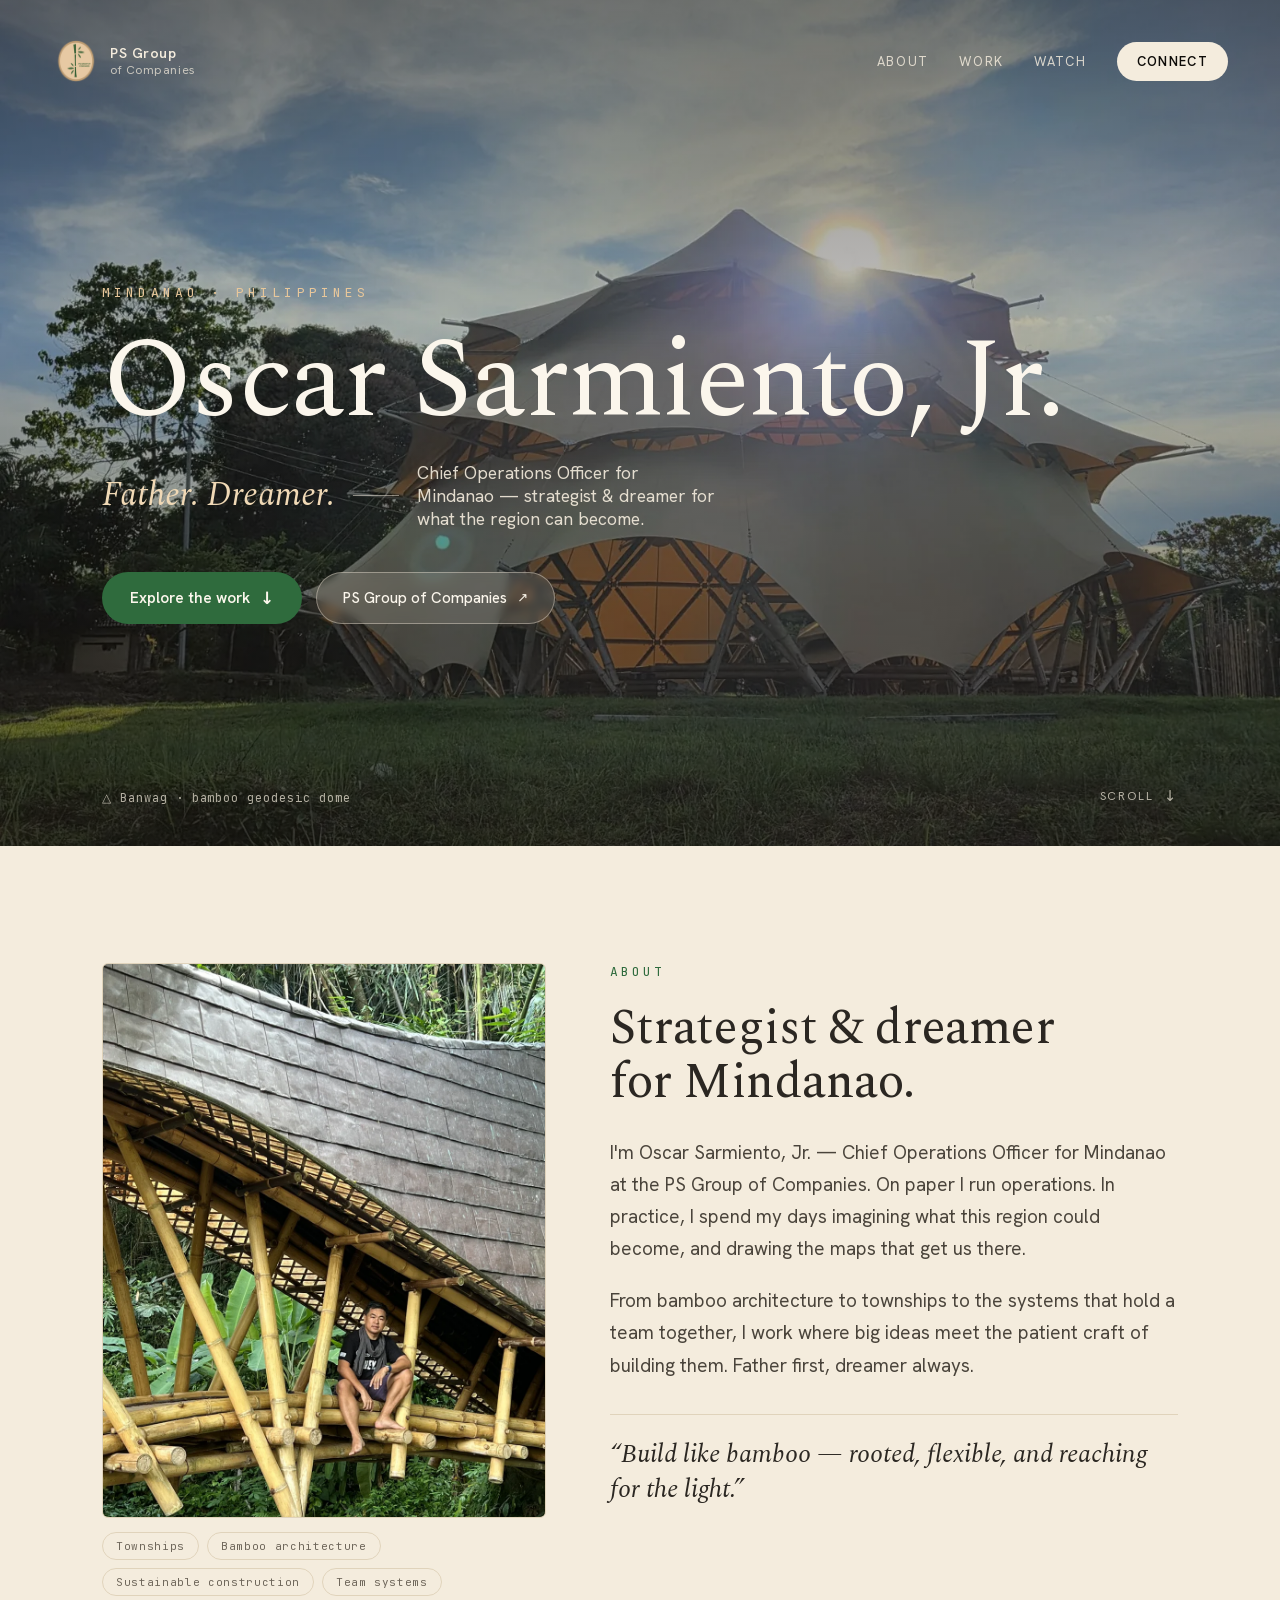
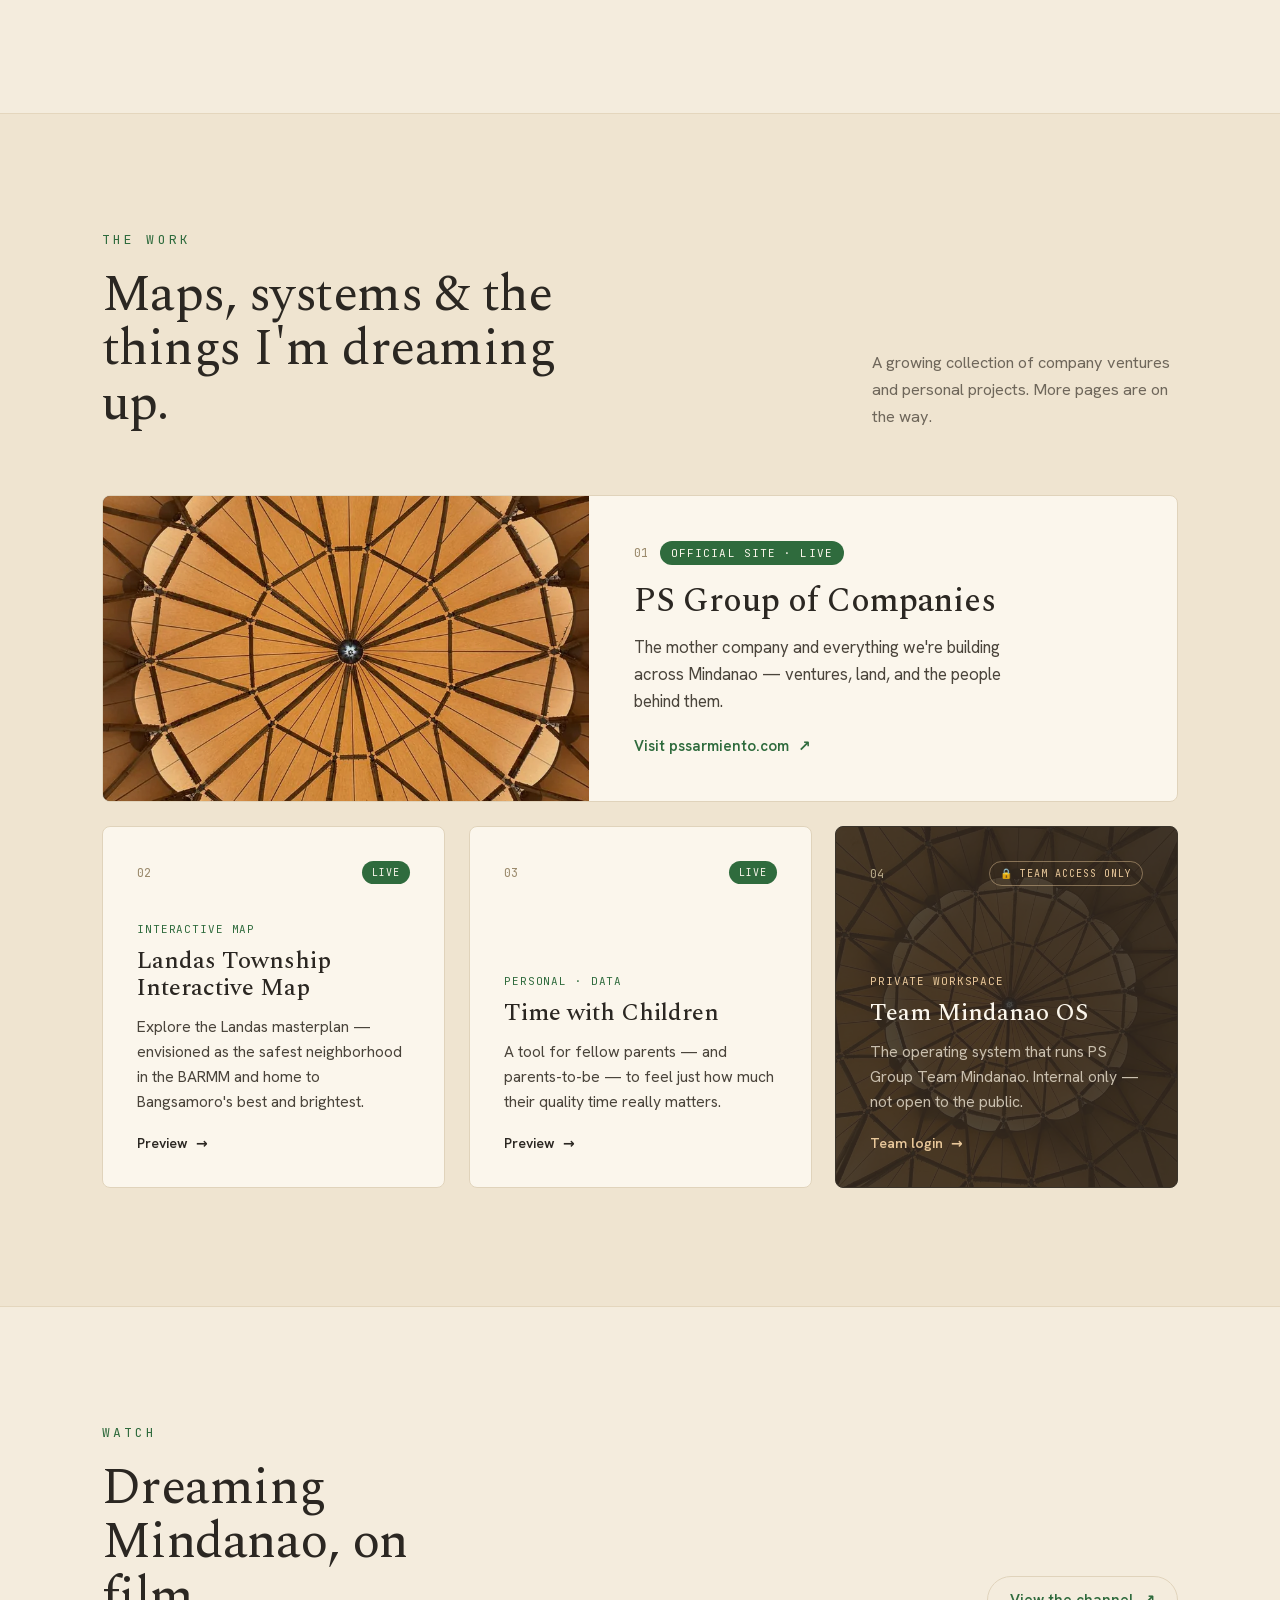
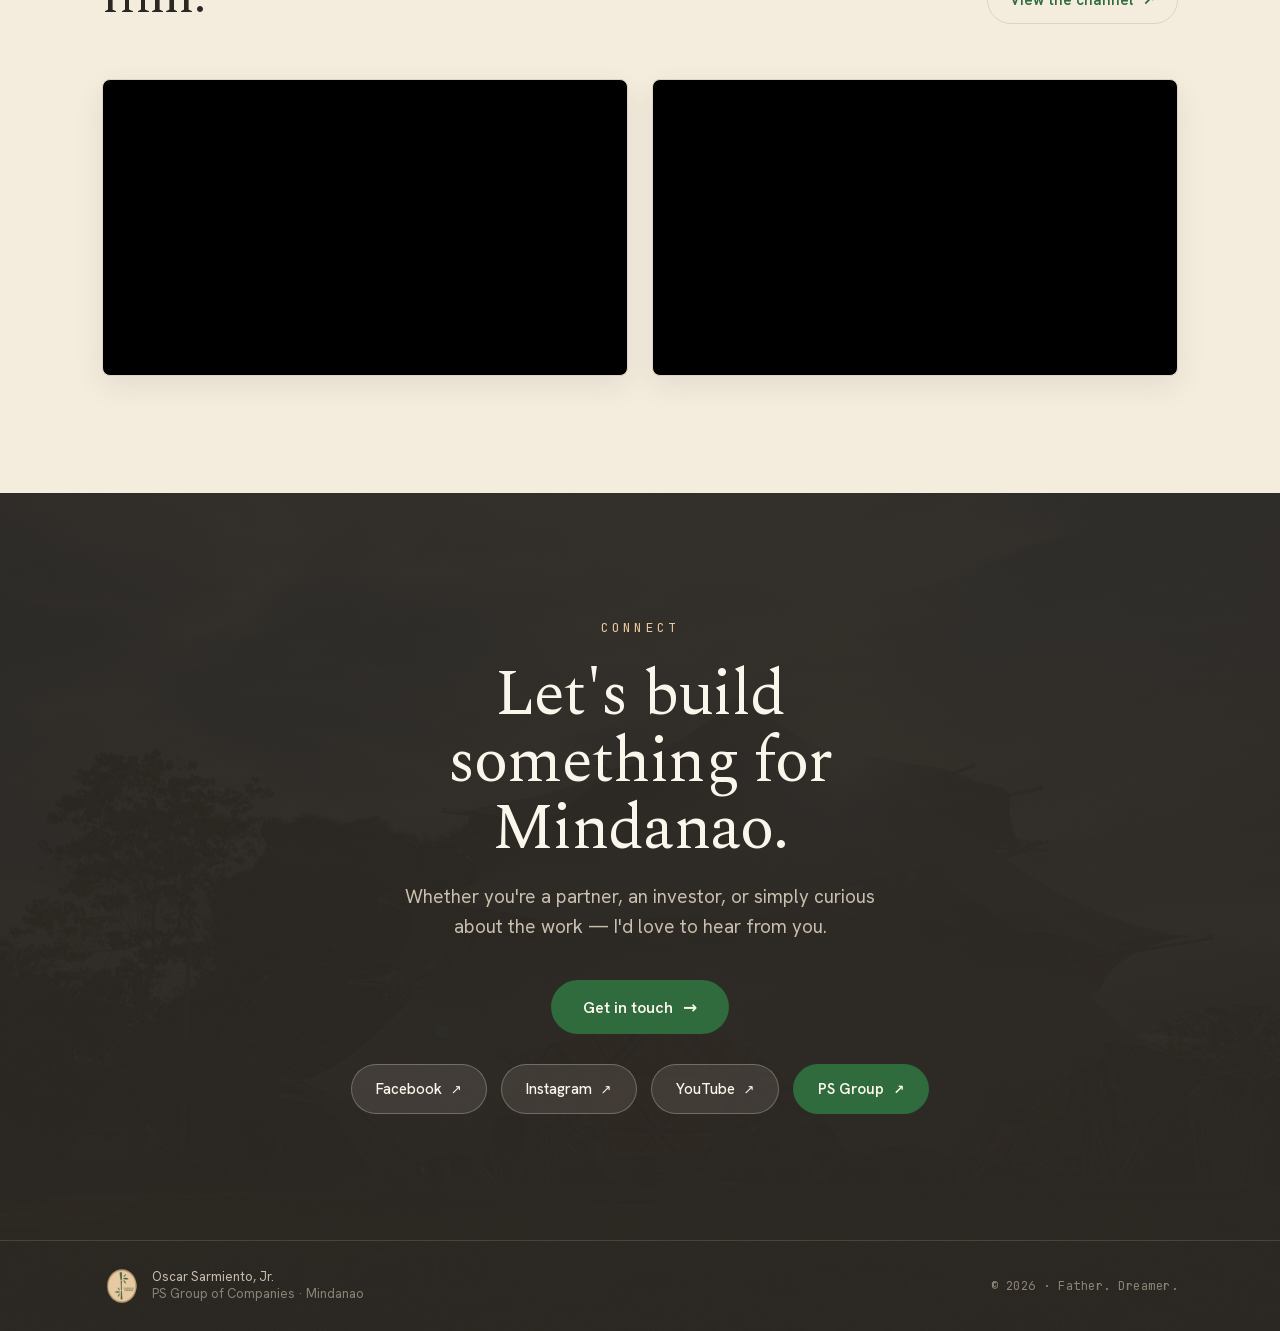
<file: index.html>
<!DOCTYPE html>
<html>
<head>
<meta charset="utf-8">
<meta name="viewport" content="width=device-width, initial-scale=1">
<title>Oscar Sarmiento, Jr. — Mindanao One</title>
<meta name="description" content="Oscar Sarmiento, Jr. — Chief Operations Officer for Mindanao, strategist and dreamer for what the region can become. Projects, writing and video on Mindanao and BARMM.">
<link rel="canonical" href="https://oscarjr-oes.github.io/mindanao1/">
<link rel="icon" href="favicon.svg" type="image/svg+xml">
<link rel="apple-touch-icon" href="apple-touch-icon.png">
<meta property="og:site_name" content="Mindanao One">
<meta property="og:title" content="Oscar Sarmiento, Jr. — Mindanao One">
<meta property="og:description" content="Oscar Sarmiento, Jr. — Chief Operations Officer for Mindanao, strategist and dreamer for what the region can become. Projects, writing and video on Mindanao and BARMM.">
<meta property="og:type" content="website">
<meta property="og:url" content="https://oscarjr-oes.github.io/mindanao1/">
<meta property="og:image" content="https://oscarjr-oes.github.io/mindanao1/og-image.jpg">
<meta property="og:image:width" content="1200">
<meta property="og:image:height" content="630">
<meta property="og:image:alt" content="Banwag, a bamboo geodesic dome in Mindanao, backlit by the sun">
<meta name="twitter:card" content="summary_large_image">
<meta name="twitter:title" content="Oscar Sarmiento, Jr. — Mindanao One">
<meta name="twitter:description" content="Oscar Sarmiento, Jr. — Chief Operations Officer for Mindanao, strategist and dreamer for what the region can become. Projects, writing and video on Mindanao and BARMM.">
<meta name="twitter:image" content="https://oscarjr-oes.github.io/mindanao1/og-image.jpg">

<!-- Google tag (gtag.js) -->
<script async src="https://www.googletagmanager.com/gtag/js?id=G-VR211482VE"></script>
<script>
  window.dataLayer = window.dataLayer || [];
  function gtag(){dataLayer.push(arguments);}
  gtag('js', new Date());
  gtag('config', 'G-VR211482VE');
</script>

<!-- Fonts are self-hosted (Latin + Latin-Ext only) so the page makes no third-party
     font request and starts loading them before support.js runs. -->
<style>
@font-face{font-family:'Hanken Grotesk';font-style:normal;font-weight:400;font-display:swap;src:url('assets/fonts/hanken-grotesk-00.woff2') format('woff2');unicode-range:U+0100-02BA, U+02BD-02C5, U+02C7-02CC, U+02CE-02D7, U+02DD-02FF, U+0304, U+0308, U+0329, U+1D00-1DBF, U+1E00-1E9F, U+1EF2-1EFF, U+2020, U+20A0-20AB, U+20AD-20C0, U+2113, U+2C60-2C7F, U+A720-A7FF;}
@font-face{font-family:'Hanken Grotesk';font-style:normal;font-weight:400;font-display:swap;src:url('assets/fonts/hanken-grotesk-01.woff2') format('woff2');unicode-range:U+0000-00FF, U+0131, U+0152-0153, U+02BB-02BC, U+02C6, U+02DA, U+02DC, U+0304, U+0308, U+0329, U+2000-206F, U+20AC, U+2122, U+2191, U+2193, U+2212, U+2215, U+FEFF, U+FFFD;}
@font-face{font-family:'Hanken Grotesk';font-style:normal;font-weight:500;font-display:swap;src:url('assets/fonts/hanken-grotesk-00.woff2') format('woff2');unicode-range:U+0100-02BA, U+02BD-02C5, U+02C7-02CC, U+02CE-02D7, U+02DD-02FF, U+0304, U+0308, U+0329, U+1D00-1DBF, U+1E00-1E9F, U+1EF2-1EFF, U+2020, U+20A0-20AB, U+20AD-20C0, U+2113, U+2C60-2C7F, U+A720-A7FF;}
@font-face{font-family:'Hanken Grotesk';font-style:normal;font-weight:500;font-display:swap;src:url('assets/fonts/hanken-grotesk-01.woff2') format('woff2');unicode-range:U+0000-00FF, U+0131, U+0152-0153, U+02BB-02BC, U+02C6, U+02DA, U+02DC, U+0304, U+0308, U+0329, U+2000-206F, U+20AC, U+2122, U+2191, U+2193, U+2212, U+2215, U+FEFF, U+FFFD;}
@font-face{font-family:'Hanken Grotesk';font-style:normal;font-weight:600;font-display:swap;src:url('assets/fonts/hanken-grotesk-00.woff2') format('woff2');unicode-range:U+0100-02BA, U+02BD-02C5, U+02C7-02CC, U+02CE-02D7, U+02DD-02FF, U+0304, U+0308, U+0329, U+1D00-1DBF, U+1E00-1E9F, U+1EF2-1EFF, U+2020, U+20A0-20AB, U+20AD-20C0, U+2113, U+2C60-2C7F, U+A720-A7FF;}
@font-face{font-family:'Hanken Grotesk';font-style:normal;font-weight:600;font-display:swap;src:url('assets/fonts/hanken-grotesk-01.woff2') format('woff2');unicode-range:U+0000-00FF, U+0131, U+0152-0153, U+02BB-02BC, U+02C6, U+02DA, U+02DC, U+0304, U+0308, U+0329, U+2000-206F, U+20AC, U+2122, U+2191, U+2193, U+2212, U+2215, U+FEFF, U+FFFD;}
@font-face{font-family:'Hanken Grotesk';font-style:normal;font-weight:700;font-display:swap;src:url('assets/fonts/hanken-grotesk-00.woff2') format('woff2');unicode-range:U+0100-02BA, U+02BD-02C5, U+02C7-02CC, U+02CE-02D7, U+02DD-02FF, U+0304, U+0308, U+0329, U+1D00-1DBF, U+1E00-1E9F, U+1EF2-1EFF, U+2020, U+20A0-20AB, U+20AD-20C0, U+2113, U+2C60-2C7F, U+A720-A7FF;}
@font-face{font-family:'Hanken Grotesk';font-style:normal;font-weight:700;font-display:swap;src:url('assets/fonts/hanken-grotesk-01.woff2') format('woff2');unicode-range:U+0000-00FF, U+0131, U+0152-0153, U+02BB-02BC, U+02C6, U+02DA, U+02DC, U+0304, U+0308, U+0329, U+2000-206F, U+20AC, U+2122, U+2191, U+2193, U+2212, U+2215, U+FEFF, U+FFFD;}
@font-face{font-family:'JetBrains Mono';font-style:normal;font-weight:400;font-display:swap;src:url('assets/fonts/jetbrains-mono-02.woff2') format('woff2');unicode-range:U+0100-02BA, U+02BD-02C5, U+02C7-02CC, U+02CE-02D7, U+02DD-02FF, U+0304, U+0308, U+0329, U+1D00-1DBF, U+1E00-1E9F, U+1EF2-1EFF, U+2020, U+20A0-20AB, U+20AD-20C0, U+2113, U+2C60-2C7F, U+A720-A7FF;}
@font-face{font-family:'JetBrains Mono';font-style:normal;font-weight:400;font-display:swap;src:url('assets/fonts/jetbrains-mono-03.woff2') format('woff2');unicode-range:U+0000-00FF, U+0131, U+0152-0153, U+02BB-02BC, U+02C6, U+02DA, U+02DC, U+0304, U+0308, U+0329, U+2000-206F, U+20AC, U+2122, U+2191, U+2193, U+2212, U+2215, U+FEFF, U+FFFD;}
@font-face{font-family:'JetBrains Mono';font-style:normal;font-weight:500;font-display:swap;src:url('assets/fonts/jetbrains-mono-02.woff2') format('woff2');unicode-range:U+0100-02BA, U+02BD-02C5, U+02C7-02CC, U+02CE-02D7, U+02DD-02FF, U+0304, U+0308, U+0329, U+1D00-1DBF, U+1E00-1E9F, U+1EF2-1EFF, U+2020, U+20A0-20AB, U+20AD-20C0, U+2113, U+2C60-2C7F, U+A720-A7FF;}
@font-face{font-family:'JetBrains Mono';font-style:normal;font-weight:500;font-display:swap;src:url('assets/fonts/jetbrains-mono-03.woff2') format('woff2');unicode-range:U+0000-00FF, U+0131, U+0152-0153, U+02BB-02BC, U+02C6, U+02DA, U+02DC, U+0304, U+0308, U+0329, U+2000-206F, U+20AC, U+2122, U+2191, U+2193, U+2212, U+2215, U+FEFF, U+FFFD;}
@font-face{font-family:'Spectral';font-style:italic;font-weight:400;font-display:swap;src:url('assets/fonts/spectral-04.woff2') format('woff2');unicode-range:U+0100-02BA, U+02BD-02C5, U+02C7-02CC, U+02CE-02D7, U+02DD-02FF, U+0304, U+0308, U+0329, U+1D00-1DBF, U+1E00-1E9F, U+1EF2-1EFF, U+2020, U+20A0-20AB, U+20AD-20C0, U+2113, U+2C60-2C7F, U+A720-A7FF;}
@font-face{font-family:'Spectral';font-style:italic;font-weight:400;font-display:swap;src:url('assets/fonts/spectral-05.woff2') format('woff2');unicode-range:U+0000-00FF, U+0131, U+0152-0153, U+02BB-02BC, U+02C6, U+02DA, U+02DC, U+0304, U+0308, U+0329, U+2000-206F, U+20AC, U+2122, U+2191, U+2193, U+2212, U+2215, U+FEFF, U+FFFD;}
@font-face{font-family:'Spectral';font-style:normal;font-weight:300;font-display:swap;src:url('assets/fonts/spectral-06.woff2') format('woff2');unicode-range:U+0100-02BA, U+02BD-02C5, U+02C7-02CC, U+02CE-02D7, U+02DD-02FF, U+0304, U+0308, U+0329, U+1D00-1DBF, U+1E00-1E9F, U+1EF2-1EFF, U+2020, U+20A0-20AB, U+20AD-20C0, U+2113, U+2C60-2C7F, U+A720-A7FF;}
@font-face{font-family:'Spectral';font-style:normal;font-weight:300;font-display:swap;src:url('assets/fonts/spectral-07.woff2') format('woff2');unicode-range:U+0000-00FF, U+0131, U+0152-0153, U+02BB-02BC, U+02C6, U+02DA, U+02DC, U+0304, U+0308, U+0329, U+2000-206F, U+20AC, U+2122, U+2191, U+2193, U+2212, U+2215, U+FEFF, U+FFFD;}
@font-face{font-family:'Spectral';font-style:normal;font-weight:400;font-display:swap;src:url('assets/fonts/spectral-08.woff2') format('woff2');unicode-range:U+0100-02BA, U+02BD-02C5, U+02C7-02CC, U+02CE-02D7, U+02DD-02FF, U+0304, U+0308, U+0329, U+1D00-1DBF, U+1E00-1E9F, U+1EF2-1EFF, U+2020, U+20A0-20AB, U+20AD-20C0, U+2113, U+2C60-2C7F, U+A720-A7FF;}
@font-face{font-family:'Spectral';font-style:normal;font-weight:400;font-display:swap;src:url('assets/fonts/spectral-09.woff2') format('woff2');unicode-range:U+0000-00FF, U+0131, U+0152-0153, U+02BB-02BC, U+02C6, U+02DA, U+02DC, U+0304, U+0308, U+0329, U+2000-206F, U+20AC, U+2122, U+2191, U+2193, U+2212, U+2215, U+FEFF, U+FFFD;}
@font-face{font-family:'Spectral';font-style:normal;font-weight:500;font-display:swap;src:url('assets/fonts/spectral-10.woff2') format('woff2');unicode-range:U+0100-02BA, U+02BD-02C5, U+02C7-02CC, U+02CE-02D7, U+02DD-02FF, U+0304, U+0308, U+0329, U+1D00-1DBF, U+1E00-1E9F, U+1EF2-1EFF, U+2020, U+20A0-20AB, U+20AD-20C0, U+2113, U+2C60-2C7F, U+A720-A7FF;}
@font-face{font-family:'Spectral';font-style:normal;font-weight:500;font-display:swap;src:url('assets/fonts/spectral-11.woff2') format('woff2');unicode-range:U+0000-00FF, U+0131, U+0152-0153, U+02BB-02BC, U+02C6, U+02DA, U+02DC, U+0304, U+0308, U+0329, U+2000-206F, U+20AC, U+2122, U+2191, U+2193, U+2212, U+2215, U+FEFF, U+FFFD;}
@font-face{font-family:'Spectral';font-style:normal;font-weight:600;font-display:swap;src:url('assets/fonts/spectral-12.woff2') format('woff2');unicode-range:U+0100-02BA, U+02BD-02C5, U+02C7-02CC, U+02CE-02D7, U+02DD-02FF, U+0304, U+0308, U+0329, U+1D00-1DBF, U+1E00-1E9F, U+1EF2-1EFF, U+2020, U+20A0-20AB, U+20AD-20C0, U+2113, U+2C60-2C7F, U+A720-A7FF;}
@font-face{font-family:'Spectral';font-style:normal;font-weight:600;font-display:swap;src:url('assets/fonts/spectral-13.woff2') format('woff2');unicode-range:U+0000-00FF, U+0131, U+0152-0153, U+02BB-02BC, U+02C6, U+02DA, U+02DC, U+0304, U+0308, U+0329, U+2000-206F, U+20AC, U+2122, U+2191, U+2193, U+2212, U+2215, U+FEFF, U+FFFD;}
</style>

<style>
*{box-sizing:border-box}
html{scroll-behavior:smooth}
body{margin:0;background:#f4ecdd}
img{display:block;max-width:100%}
::selection{background:#2f6b3d;color:#f4ecdd}
@keyframes bob{0%,100%{transform:translateY(0)}50%{transform:translateY(9px)}}
</style>
<style>
.dh1:hover{opacity:1;}
.dh2:hover{opacity:1;}
.dh3:hover{opacity:1;}
.dh4:hover{background:#ffffff;}
.dh5:hover{filter:brightness(1.08);}
.dh6:hover{background:rgba(244,236,221,0.22);}
.dh7:hover{border-color:var(--accent,#2f6b3d);}
.dh8:hover{border-color:var(--accent,#2f6b3d); transform:translateY(-3px);}
.dh9:hover{border-color:var(--accent,#2f6b3d); transform:translateY(-3px);}
.dh10:hover{color:#fbf6ec;}
.dh11:hover{border-color:var(--accent,#2f6b3d);}
.dh12:hover{filter:brightness(1.08);}
.dh13:hover{background:rgba(244,236,221,0.2);}
.dh14:hover{background:rgba(244,236,221,0.2);}
.dh15:hover{background:rgba(244,236,221,0.2);}
.dh16:hover{filter:brightness(1.08);}
.dh17:hover{background:#e4d6bd;}
.dh18:hover{filter:brightness(1.08);}
.dh19:hover{border-color:var(--accent,#2f6b3d);}
</style>
</head>
<body>
<div style="--accent: #2f6b3d; font-family:'Hanken Grotesk',system-ui,sans-serif; color:#2b2722; background:#f4ecdd; overflow-x:hidden; -webkit-font-smoothing:antialiased;">

  <!-- ===================== HERO ===================== -->
  <section style="position:relative; min-height:94vh; display:flex; flex-direction:column; overflow:hidden;">
    <video autoplay muted loop playsinline poster="assets/dome-exterior.webp" style="position:absolute; inset:0; width:100%; height:100%; object-fit:cover; z-index:0;">
      <source src="assets/banwag.mp4" type="video/mp4">
    </video>
    <div style="position:absolute; inset:0; z-index:1; background:linear-gradient(180deg, rgba(28,24,18,0.55) 0%, rgba(28,24,18,0.28) 38%, rgba(28,24,18,0.62) 100%);"></div>

    <!-- top bar -->
    <header style="position:relative; z-index:3; display:flex; align-items:center; justify-content:space-between; gap:16px; padding:clamp(20px,4vw,38px) clamp(20px,5vw,52px);">
      <a href="https://www.pssarmiento.com" target="_blank" rel="noopener" style="display:flex; align-items:center; gap:12px; text-decoration:none;">
        <img src="assets/logo.png" alt="PS Group of Companies" style="width:46px; height:46px; border-radius:50%;">
        <span style="color:#f4ecdd; font-weight:600; font-size:14px; letter-spacing:0.04em; line-height:1.15;">PS Group<br><span style="font-weight:400; opacity:0.72; font-size:12px;">of Companies</span></span>
      </a>
      <nav style="display:flex; align-items:center; gap:clamp(16px,2.4vw,34px);">
        <a class="dh1" href="#about" style="color:#f4ecdd; text-decoration:none; font-size:13px; letter-spacing:0.12em; text-transform:uppercase; opacity:0.85;">About</a>
        <a class="dh2" href="#work" style="color:#f4ecdd; text-decoration:none; font-size:13px; letter-spacing:0.12em; text-transform:uppercase; opacity:0.85;">Work</a>
        <a class="dh3" href="#watch" style="color:#f4ecdd; text-decoration:none; font-size:13px; letter-spacing:0.12em; text-transform:uppercase; opacity:0.85;">Watch</a>
        <a class="dh4" href="#connect" style="color:#0e0c09; background:#f4ecdd; text-decoration:none; font-size:13px; letter-spacing:0.1em; text-transform:uppercase; font-weight:600; padding:11px 20px; border-radius:100px;">Connect</a>
      </nav>
    </header>

    <!-- hero content -->
    <div style="position:relative; z-index:3; flex:1; display:flex; flex-direction:column; justify-content:center; max-width:1180px; width:100%; margin:0 auto; padding:0 clamp(20px,5vw,52px);">
      <div style="font-family:'JetBrains Mono',monospace; color:#e8c79a; font-size:13px; letter-spacing:0.32em; text-transform:uppercase; margin-bottom:26px;">Mindanao &middot; Philippines</div>
      <h1 style="font-family:'Spectral',serif; font-weight:400; color:#fbf6ec; font-size:clamp(3rem,9vw,7rem); line-height:0.98; letter-spacing:-0.015em; margin:0;">Oscar Sarmiento,&nbsp;Jr.</h1>
      <div style="display:flex; align-items:center; gap:18px; margin-top:24px; flex-wrap:wrap;">
        <span style="font-family:'Spectral',serif; font-style:italic; font-size:clamp(1.3rem,3.4vw,2.1rem); color:#f0d9b6;">Father. Dreamer.</span>
        <span style="height:1px; width:46px; background:rgba(244,236,221,0.5);"></span>
        <span style="color:#f4ecdd; font-size:clamp(0.95rem,1.6vw,1.1rem); opacity:0.9; max-width:30ch;">Chief Operations Officer for Mindanao &mdash; strategist &amp; dreamer for what the region can become.</span>
      </div>
      <div style="display:flex; gap:14px; margin-top:42px; flex-wrap:wrap;">
        <a class="dh5" href="#work" style="display:inline-flex; align-items:center; gap:10px; background:var(--accent,#2f6b3d); color:#fbf6ec; text-decoration:none; font-weight:600; font-size:15px; padding:15px 28px; border-radius:100px;">Explore the work
          <span style="font-size:17px;">&darr;</span>
        </a>
        <a class="dh6" href="https://www.pssarmiento.com" target="_blank" rel="noopener" style="display:inline-flex; align-items:center; gap:10px; background:rgba(244,236,221,0.12); border:1px solid rgba(244,236,221,0.4); color:#fbf6ec; text-decoration:none; font-weight:500; font-size:15px; padding:15px 26px; border-radius:100px; backdrop-filter:blur(4px);">PS Group of Companies <span style="font-size:13px;">&#8599;</span></a>
      </div>
    </div>

    <!-- hero caption -->
    <div style="position:relative; z-index:3; display:flex; align-items:flex-end; justify-content:space-between; gap:16px; max-width:1180px; width:100%; margin:0 auto; padding:0 clamp(20px,5vw,52px) clamp(26px,4vw,40px); flex-wrap:wrap;">
      <div style="font-family:'JetBrains Mono',monospace; color:rgba(244,236,221,0.7); font-size:12px; letter-spacing:0.08em;">&#9651; Banwag &middot; bamboo geodesic dome</div>
      <div style="display:flex; align-items:center; gap:10px; color:rgba(244,236,221,0.7); font-size:12px; letter-spacing:0.14em; text-transform:uppercase; animation:bob 2.6s ease-in-out infinite;">Scroll <span style="font-size:15px;">&darr;</span></div>
    </div>
  </section>

  <!-- ===================== ABOUT ===================== -->
  <section id="about" style="max-width:1180px; margin:0 auto; padding:clamp(80px,13vh,150px) clamp(20px,5vw,52px);">
    <div style="display:flex; gap:clamp(36px,5vw,76px); flex-wrap:wrap; align-items:flex-start;">

      <!-- portrait -->
      <div data-reveal style="flex:1 1 300px; min-width:280px;">
        <div style="position:relative; aspect-ratio:4/5; border-radius:6px; overflow:hidden; border:1px solid #e0d3bb; background:#e7d8bd;">
          <img loading="lazy" decoding="async" src="assets/portrait.webp" alt="Oscar Sarmiento, Jr." style="position:absolute; inset:0; width:100%; height:100%; object-fit:cover; object-position:55% 36%;">
        </div>
        <div style="display:flex; gap:8px; margin-top:14px; flex-wrap:wrap;">
          <span style="font-family:'JetBrains Mono',monospace; font-size:11px; letter-spacing:0.06em; color:#6f675b; border:1px solid #e0d3bb; border-radius:100px; padding:6px 13px;">Townships</span>
          <span style="font-family:'JetBrains Mono',monospace; font-size:11px; letter-spacing:0.06em; color:#6f675b; border:1px solid #e0d3bb; border-radius:100px; padding:6px 13px;">Bamboo architecture</span>
          <span style="font-family:'JetBrains Mono',monospace; font-size:11px; letter-spacing:0.06em; color:#6f675b; border:1px solid #e0d3bb; border-radius:100px; padding:6px 13px;">Sustainable construction</span>
          <span style="font-family:'JetBrains Mono',monospace; font-size:11px; letter-spacing:0.06em; color:#6f675b; border:1px solid #e0d3bb; border-radius:100px; padding:6px 13px;">Team systems</span>
        </div>
      </div>

      <!-- bio -->
      <div data-reveal data-reveal-delay="120" style="flex:1.3 1 380px; min-width:300px;">
        <div style="font-family:'JetBrains Mono',monospace; color:var(--accent,#2f6b3d); font-size:13px; letter-spacing:0.24em; text-transform:uppercase; margin-bottom:22px;">About</div>
        <h2 style="font-family:'Spectral',serif; font-weight:400; font-size:clamp(1.9rem,4.2vw,3.1rem); line-height:1.08; letter-spacing:-0.01em; margin:0 0 28px;">Strategist &amp; dreamer<br>for Mindanao.</h2>
        <p style="font-size:clamp(1.02rem,1.5vw,1.18rem); line-height:1.7; color:#4a443b; margin:0 0 20px;">I'm Oscar Sarmiento, Jr. &mdash; Chief Operations Officer for Mindanao at the PS Group of Companies. On paper I run operations. In practice, I spend my days imagining what this region could become, and drawing the maps that get us there.</p>
        <p style="font-size:clamp(1.02rem,1.5vw,1.18rem); line-height:1.7; color:#4a443b; margin:0 0 32px;">From bamboo architecture to townships to the systems that hold a team together, I work where big ideas meet the patient craft of building them. Father first, dreamer always.</p>
        <blockquote style="margin:0; padding:22px 0 4px; border-top:1px solid #e0d3bb;">
          <p style="font-family:'Spectral',serif; font-style:italic; font-size:clamp(1.2rem,2.4vw,1.6rem); line-height:1.4; color:#2b2722; margin:0;">&ldquo;Build like bamboo &mdash; rooted, flexible, and reaching for the light.&rdquo;</p>
        </blockquote>
      </div>
    </div>
  </section>

  <!-- ===================== WORK ===================== -->
  <section id="work" style="background:#efe4d0; border-top:1px solid #e4d6bd; border-bottom:1px solid #e4d6bd;">
    <div style="max-width:1180px; margin:0 auto; padding:clamp(80px,13vh,150px) clamp(20px,5vw,52px);">
      <div data-reveal style="display:flex; justify-content:space-between; align-items:flex-end; gap:24px; flex-wrap:wrap; margin-bottom:clamp(40px,6vw,64px);">
        <div>
          <div style="font-family:'JetBrains Mono',monospace; color:var(--accent,#2f6b3d); font-size:13px; letter-spacing:0.24em; text-transform:uppercase; margin-bottom:20px;">The Work</div>
          <h2 style="font-family:'Spectral',serif; font-weight:400; font-size:clamp(1.9rem,4.4vw,3.2rem); line-height:1.06; letter-spacing:-0.01em; margin:0; max-width:18ch;">Maps, systems &amp; the things I'm dreaming up.</h2>
        </div>
        <p style="font-size:1.02rem; line-height:1.65; color:#6f675b; max-width:34ch; margin:0;">A growing collection of company ventures and personal projects. More pages are on the way.</p>
      </div>

      <!-- featured: PS Group -->
      <a class="dh7" data-reveal href="https://www.pssarmiento.com" target="_blank" rel="noopener" style="display:flex; gap:0; flex-wrap:wrap; text-decoration:none; color:inherit; border-radius:8px; overflow:hidden; border:1px solid #e0d3bb; background:#fbf6ec; margin-bottom:24px;">
        <div style="flex:1 1 280px; min-height:220px; position:relative; background:#2b2722;">
          <img loading="lazy" decoding="async" src="assets/dome-ceiling-1.webp" alt="Bamboo dome ceiling" style="position:absolute; inset:0; width:100%; height:100%; object-fit:cover; opacity:0.92;">
        </div>
        <div style="flex:1.3 1 320px; padding:clamp(28px,3.5vw,48px); display:flex; flex-direction:column; justify-content:center;">
          <div style="display:flex; align-items:center; gap:12px; margin-bottom:18px;">
            <span style="font-family:'JetBrains Mono',monospace; font-size:12px; color:#9b8a6c;">01</span>
            <span style="font-family:'JetBrains Mono',monospace; font-size:11px; letter-spacing:0.1em; text-transform:uppercase; color:#fbf6ec; background:var(--accent,#2f6b3d); padding:5px 11px; border-radius:100px;">Official site &middot; Live</span>
          </div>
          <h3 style="font-family:'Spectral',serif; font-weight:500; font-size:clamp(1.5rem,3vw,2.1rem); line-height:1.1; margin:0 0 14px;">PS Group of Companies</h3>
          <p style="font-size:1.05rem; line-height:1.6; color:#4a443b; margin:0 0 22px; max-width:42ch;">The mother company and everything we're building across Mindanao &mdash; ventures, land, and the people behind them.</p>
          <span style="display:inline-flex; align-items:center; gap:9px; font-weight:600; color:var(--accent,#2f6b3d); font-size:15px;">Visit pssarmiento.com <span>&#8599;</span></span>
        </div>
      </a>

      <!-- grid of three -->
      <div style="display:grid; grid-template-columns:repeat(auto-fit,minmax(280px,1fr)); gap:24px;">

        <!-- Landas -->
        <a class="dh8" data-reveal data-reveal-delay="60" href="https://sites.google.com/pssarmiento.com/landas-interactive-map/home" target="_blank" rel="noopener" style="display:flex; flex-direction:column; text-decoration:none; color:inherit; background:#fbf6ec; border:1px solid #e0d3bb; border-radius:8px; padding:clamp(26px,3vw,34px); min-height:260px;">
          <div style="display:flex; align-items:center; justify-content:space-between; margin-bottom:auto;">
            <span style="font-family:'JetBrains Mono',monospace; font-size:12px; color:#9b8a6c;">02</span>
            <span style="font-family:'JetBrains Mono',monospace; font-size:10px; letter-spacing:0.1em; text-transform:uppercase; color:#fbf6ec; background:var(--accent,#2f6b3d); padding:5px 10px; border-radius:100px;">Live</span>
          </div>
          <div style="margin-top:38px;">
            <div style="font-family:'JetBrains Mono',monospace; font-size:11px; letter-spacing:0.08em; text-transform:uppercase; color:var(--accent,#2f6b3d); margin-bottom:12px;">Interactive map</div>
            <h3 style="font-family:'Spectral',serif; font-weight:500; font-size:1.5rem; line-height:1.12; margin:0 0 12px;">Landas Township Interactive Map</h3>
            <p style="font-size:0.98rem; line-height:1.6; color:#4a443b; margin:0 0 18px;">Explore the Landas masterplan &mdash; envisioned as the safest neighborhood in the BARMM and home to Bangsamoro's best and brightest.</p>
            <span style="display:inline-flex; align-items:center; gap:8px; font-weight:600; color:#2b2722; font-size:14px;">Preview <span>&rarr;</span></span>
          </div>
        </a>

        <!-- Parental time -->
        <a class="dh9" data-reveal data-reveal-delay="120" href="https://sites.google.com/pssarmiento.com/afewthousandhours/home" target="_blank" rel="noopener" style="display:flex; flex-direction:column; text-decoration:none; color:inherit; background:#fbf6ec; border:1px solid #e0d3bb; border-radius:8px; padding:clamp(26px,3vw,34px); min-height:260px;">
          <div style="display:flex; align-items:center; justify-content:space-between; margin-bottom:auto;">
            <span style="font-family:'JetBrains Mono',monospace; font-size:12px; color:#9b8a6c;">03</span>
            <span style="font-family:'JetBrains Mono',monospace; font-size:10px; letter-spacing:0.1em; text-transform:uppercase; color:#fbf6ec; background:var(--accent,#2f6b3d); padding:5px 10px; border-radius:100px;">Live</span>
          </div>
          <div style="margin-top:38px;">
            <div style="font-family:'JetBrains Mono',monospace; font-size:11px; letter-spacing:0.08em; text-transform:uppercase; color:var(--accent,#2f6b3d); margin-bottom:12px;">Personal &middot; Data</div>
            <h3 style="font-family:'Spectral',serif; font-weight:500; font-size:1.5rem; line-height:1.12; margin:0 0 12px;">Time with Children</h3>
            <p style="font-size:0.98rem; line-height:1.6; color:#4a443b; margin:0 0 18px;">A tool for fellow parents &mdash; and parents-to-be &mdash; to feel just how much their quality time really matters.</p>
            <span style="display:inline-flex; align-items:center; gap:8px; font-weight:600; color:#2b2722; font-size:14px;">Preview <span>&rarr;</span></span>
          </div>
        </a>

        <!-- Team OS (locked) -->
        <div data-reveal data-reveal-delay="180" style="display:flex; flex-direction:column; background:#2b2722; border:1px solid #3a342b; border-radius:8px; padding:clamp(26px,3vw,34px); min-height:260px; position:relative; overflow:hidden;">
          <div style="position:absolute; inset:0; opacity:0.16; background:url('assets/dome-ceiling-2.webp') center/cover;"></div>
          <div style="position:relative; display:flex; align-items:center; justify-content:space-between; margin-bottom:auto;">
            <span style="font-family:'JetBrains Mono',monospace; font-size:12px; color:#b6a888;">04</span>
            <span style="font-family:'JetBrains Mono',monospace; font-size:10px; letter-spacing:0.1em; text-transform:uppercase; color:#e8c79a; border:1px solid rgba(232,199,154,0.45); padding:5px 10px; border-radius:100px;">&#128274; Team access only</span>
          </div>
          <div style="position:relative; margin-top:38px;">
            <div style="font-family:'JetBrains Mono',monospace; font-size:11px; letter-spacing:0.08em; text-transform:uppercase; color:#e8c79a; margin-bottom:12px;">Private workspace</div>
            <h3 style="font-family:'Spectral',serif; font-weight:500; font-size:1.5rem; line-height:1.12; margin:0 0 12px; color:#fbf6ec;">Team Mindanao OS</h3>
            <p style="font-size:0.98rem; line-height:1.6; color:#c9bfae; margin:0 0 18px;">The operating system that runs PS Group Team Mindanao. Internal only &mdash; not open to the public.</p>
            <a class="dh10" href="#" style="display:inline-flex; align-items:center; gap:8px; font-weight:600; color:#e8c79a; font-size:14px; text-decoration:none;">Team login <span>&rarr;</span></a>
          </div>
        </div>

      </div>
    </div>
  </section>

  <!-- ===================== WATCH ===================== -->
  <section id="watch" style="max-width:1180px; margin:0 auto; padding:clamp(80px,13vh,150px) clamp(20px,5vw,52px);">
    <div data-reveal style="display:flex; justify-content:space-between; align-items:flex-end; gap:24px; flex-wrap:wrap; margin-bottom:clamp(36px,5vw,56px);">
      <div>
        <div style="font-family:'JetBrains Mono',monospace; color:var(--accent,#2f6b3d); font-size:13px; letter-spacing:0.24em; text-transform:uppercase; margin-bottom:20px;">Watch</div>
        <h2 style="font-family:'Spectral',serif; font-weight:400; font-size:clamp(1.9rem,4.4vw,3.2rem); line-height:1.06; letter-spacing:-0.01em; margin:0; max-width:16ch;">Dreaming Mindanao, on film.</h2>
      </div>
      <a class="dh11" href="https://www.youtube.com/@mindanao1-Sarmiento" target="_blank" rel="noopener" style="display:inline-flex; align-items:center; gap:9px; color:var(--accent,#2f6b3d); font-weight:600; font-size:15px; text-decoration:none; border:1px solid #e0d3bb; padding:13px 22px; border-radius:100px;">View the channel <span>&#8599;</span></a>
    </div>
    <div style="display:grid; grid-template-columns:repeat(auto-fit,minmax(300px,1fr)); gap:24px;">
      <div data-reveal style="border-radius:8px; overflow:hidden; border:1px solid #e0d3bb; background:#000; box-shadow:0 10px 30px rgba(43,39,34,0.08);">
        <div style="position:relative; aspect-ratio:16/9;">
          <iframe src="https://www.youtube-nocookie.com/embed/7pkiURUQmcw" title="Banwag film" loading="lazy" allow="accelerometer; autoplay; clipboard-write; encrypted-media; gyroscope; picture-in-picture" allowfullscreen style="position:absolute; inset:0; width:100%; height:100%; border:0;"></iframe>
        </div>
      </div>
      <div data-reveal data-reveal-delay="100" style="border-radius:8px; overflow:hidden; border:1px solid #e0d3bb; background:#000; box-shadow:0 10px 30px rgba(43,39,34,0.08);">
        <div style="position:relative; aspect-ratio:16/9;">
          <iframe src="https://www.youtube-nocookie.com/embed/wW8EdHkVBFo" title="Mindanao film" loading="lazy" allow="accelerometer; autoplay; clipboard-write; encrypted-media; gyroscope; picture-in-picture" allowfullscreen style="position:absolute; inset:0; width:100%; height:100%; border:0;"></iframe>
        </div>
      </div>
    </div>
  </section>

  <!-- ===================== CONNECT ===================== -->
  <section id="connect" style="position:relative; overflow:hidden; background:#2b2722;">
    <img loading="lazy" decoding="async" src="assets/dome-exterior.webp" alt="" style="position:absolute; inset:0; width:100%; height:100%; object-fit:cover; opacity:0.22;">
    <div style="position:absolute; inset:0; background:linear-gradient(180deg,rgba(43,39,34,0.78),rgba(43,39,34,0.92));"></div>
    <div style="position:relative; max-width:1180px; margin:0 auto; padding:clamp(84px,14vh,160px) clamp(20px,5vw,52px); text-align:center;">
      <div data-reveal style="font-family:'JetBrains Mono',monospace; color:#e8c79a; font-size:13px; letter-spacing:0.24em; text-transform:uppercase; margin-bottom:26px;">Connect</div>
      <h2 data-reveal data-reveal-delay="80" style="font-family:'Spectral',serif; font-weight:400; color:#fbf6ec; font-size:clamp(2.1rem,5.5vw,4rem); line-height:1.05; letter-spacing:-0.01em; margin:0 auto 18px; max-width:18ch;">Let's build something for Mindanao.</h2>
      <p data-reveal data-reveal-delay="140" style="color:#c9bfae; font-size:clamp(1rem,1.6vw,1.18rem); line-height:1.6; max-width:46ch; margin:0 auto 38px;">Whether you're a partner, an investor, or simply curious about the work &mdash; I'd love to hear from you.</p>
      <div data-reveal data-reveal-delay="170" style="margin:0 auto 30px;">
        <button class="dh12" data-act="open" style="display:inline-flex; align-items:center; gap:10px; background:var(--accent,#2f6b3d); color:#fbf6ec; border:none; font-family:inherit; font-weight:600; font-size:16px; padding:16px 32px; border-radius:100px; cursor:pointer;">Get in touch <span style="font-size:17px;">&rarr;</span></button>
      </div>
      <div data-reveal data-reveal-delay="200" style="display:flex; gap:14px; justify-content:center; flex-wrap:wrap;">
        <a class="dh13" href="https://www.facebook.com/jun.sarmiento" target="_blank" rel="noopener" style="display:inline-flex; align-items:center; gap:9px; background:rgba(244,236,221,0.1); border:1px solid rgba(244,236,221,0.28); color:#fbf6ec; text-decoration:none; font-weight:500; font-size:15px; padding:14px 24px; border-radius:100px;">Facebook <span style="font-size:13px;">&#8599;</span></a>
        <a class="dh14" href="https://www.instagram.com/meinthenow1" target="_blank" rel="noopener" style="display:inline-flex; align-items:center; gap:9px; background:rgba(244,236,221,0.1); border:1px solid rgba(244,236,221,0.28); color:#fbf6ec; text-decoration:none; font-weight:500; font-size:15px; padding:14px 24px; border-radius:100px;">Instagram <span style="font-size:13px;">&#8599;</span></a>
        <a class="dh15" href="https://www.youtube.com/@mindanao1-Sarmiento" target="_blank" rel="noopener" style="display:inline-flex; align-items:center; gap:9px; background:rgba(244,236,221,0.1); border:1px solid rgba(244,236,221,0.28); color:#fbf6ec; text-decoration:none; font-weight:500; font-size:15px; padding:14px 24px; border-radius:100px;">YouTube <span style="font-size:13px;">&#8599;</span></a>
        <a class="dh16" href="https://www.pssarmiento.com" target="_blank" rel="noopener" style="display:inline-flex; align-items:center; gap:9px; background:var(--accent,#2f6b3d); border:1px solid var(--accent,#2f6b3d); color:#fbf6ec; text-decoration:none; font-weight:600; font-size:15px; padding:14px 24px; border-radius:100px;">PS Group <span style="font-size:13px;">&#8599;</span></a>
      </div>
    </div>

    <!-- footer bar -->
    <div style="position:relative; border-top:1px solid rgba(244,236,221,0.14);">
      <div style="max-width:1180px; margin:0 auto; padding:26px clamp(20px,5vw,52px); display:flex; align-items:center; justify-content:space-between; gap:16px; flex-wrap:wrap;">
        <div style="display:flex; align-items:center; gap:12px;">
          <img loading="lazy" decoding="async" src="assets/logo.png" alt="PS Group of Companies" style="width:38px; height:38px; border-radius:50%;">
          <span style="color:#c9bfae; font-size:13px; line-height:1.3;">Oscar Sarmiento, Jr.<br><span style="opacity:0.6;">PS Group of Companies &middot; Mindanao</span></span>
        </div>
        <div style="color:rgba(201,191,174,0.6); font-family:'JetBrains Mono',monospace; font-size:12px; letter-spacing:0.04em;">&copy; 2026 &middot; Father. Dreamer.</div>
      </div>
    </div>
  </section>

  <!-- ===================== CONTACT MODAL ===================== -->
  <div id="dc-contact" style="position:fixed; inset:0; z-index:60; display: none; align-items:center; justify-content:center; padding:20px;">
    <div data-act="close" style="position:absolute; inset:0; background:rgba(20,17,13,0.62); backdrop-filter:blur(3px);"></div>
    <div style="position:relative; width:100%; max-width:460px; background:#fbf6ec; border:1px solid #e0d3bb; border-radius:14px; padding:clamp(26px,4vw,38px); box-shadow:0 30px 90px rgba(20,17,13,0.45);">
      <button class="dh17" data-act="close" aria-label="Close" style="position:absolute; top:16px; right:16px; width:34px; height:34px; border:none; background:#efe4d0; border-radius:50%; cursor:pointer; font-size:17px; line-height:1; color:#6f675b;">&times;</button>
      <div style="font-family:'JetBrains Mono',monospace; color:var(--accent,#2f6b3d); font-size:12px; letter-spacing:0.2em; text-transform:uppercase; margin-bottom:14px;">Get in touch</div>
      <h3 style="font-family:'Spectral',serif; font-weight:500; font-size:1.7rem; line-height:1.1; margin:0 0 8px;">Send me a note</h3>
      <p style="font-size:0.95rem; line-height:1.55; color:#6f675b; margin:0 0 22px;">Fill this in and it opens straight in your own email app &mdash; my address is never posted in plain text, so spam bots can't scrape it.</p>
      <form id="dc-form">
        <input id="dc-name" type="text" placeholder="Your name" style="width:100%; font-family:inherit; font-size:15px; color:#2b2722; background:#f4ecdd; border:1px solid #e0d3bb; border-radius:8px; padding:13px 15px; margin-bottom:12px; outline:none;" style-focus="border-color:var(--accent,#2f6b3d);">
        <textarea id="dc-msg" rows="4" placeholder="Your message" style="width:100%; font-family:inherit; font-size:15px; color:#2b2722; background:#f4ecdd; border:1px solid #e0d3bb; border-radius:8px; padding:13px 15px; margin-bottom:18px; outline:none; resize:vertical;" style-focus="border-color:var(--accent,#2f6b3d);"></textarea>
        <button class="dh18" type="submit" style="width:100%; display:inline-flex; align-items:center; justify-content:center; gap:9px; background:var(--accent,#2f6b3d); color:#fbf6ec; border:none; font-family:inherit; font-weight:600; font-size:15px; padding:15px; border-radius:100px; cursor:pointer;">Open in my email app <span>&rarr;</span></button>
      </form>
      <div style="display:flex; align-items:center; justify-content:center; gap:10px; margin-top:18px; padding-top:18px; border-top:1px solid #e0d3bb;">
        <span id="dc-email" style="font-family:'JetBrains Mono',monospace; font-size:13px; color:#6f675b;">&mdash;</span>
        <button class="dh19" id="dc-copy" data-act="copy" style="background:none; border:1px solid #e0d3bb; border-radius:100px; padding:6px 12px; font-family:'JetBrains Mono',monospace; font-size:11px; letter-spacing:0.06em; color:var(--accent,#2f6b3d); cursor:pointer;">Copy</button>
      </div>
    </div>
  </div>

</div>

<script>
// Replaces the design runtime: the same behaviour the component had, without React.
(function () {
  // Assembled rather than written out, so the address is never in the served HTML.
  var EMAIL = ['oscar.jr', 'pssarmiento.com'].join('@');
  var modal = document.getElementById('dc-contact');
  var emailEl = document.getElementById('dc-email');
  var copyBtn = document.getElementById('dc-copy');
  if (emailEl) emailEl.textContent = EMAIL;

  function setOpen(on) {
    if (modal) modal.style.display = on ? 'flex' : 'none';
    if (!on && copyBtn) copyBtn.textContent = 'Copy';
  }

  document.addEventListener('click', function (e) {
    var t = e.target && e.target.closest ? e.target.closest('[data-act]') : null;
    if (!t) return;
    var act = t.getAttribute('data-act');
    if (act === 'open') { e.preventDefault(); setOpen(true); }
    else if (act === 'close') { setOpen(false); }
    else if (act === 'copy') {
      try { if (navigator.clipboard) navigator.clipboard.writeText(EMAIL); } catch (err) {}
      t.textContent = 'Copied!';
    }
  });

  var form = document.getElementById('dc-form');
  if (form) form.addEventListener('submit', function (e) {
    e.preventDefault();
    var nameEl = document.getElementById('dc-name');
    var msgEl = document.getElementById('dc-msg');
    var name = ((nameEl && nameEl.value) || '').trim();
    var msg = ((msgEl && msgEl.value) || '').trim();
    var subject = encodeURIComponent('Hello from pssarmiento.com' + (name ? ' \u2014 ' + name : ''));
    var body = encodeURIComponent(msg + (name ? '\n\n\u2014 ' + name : ''));
    window.location.href = 'mailto:' + EMAIL + '?subject=' + subject + '&body=' + body;
  });

  // Reveal on scroll, same thresholds the design runtime used. Content is in the
  // HTML either way, so without JS or IntersectionObserver it simply stays visible.
  var els = document.querySelectorAll('[data-reveal]');
  if (!els.length || !('IntersectionObserver' in window)) return;
  Array.prototype.forEach.call(els, function (el) {
    el.style.opacity = '0';
    el.style.transform = 'translateY(26px)';
    el.style.transition = 'opacity .85s cubic-bezier(.2,.7,.2,1), transform .85s cubic-bezier(.2,.7,.2,1)';
    el.style.willChange = 'opacity, transform';
  });
  var io = new IntersectionObserver(function (entries) {
    entries.forEach(function (entry) {
      if (!entry.isIntersecting) return;
      var el = entry.target;
      el.style.transitionDelay = (el.getAttribute('data-reveal-delay') || 0) + 'ms';
      el.style.opacity = '1';
      el.style.transform = 'none';
      io.unobserve(el);
    });
  }, { threshold: 0.12, rootMargin: '0px 0px -8% 0px' });
  Array.prototype.forEach.call(els, function (el) { io.observe(el); });
})();
</script>
</body>
</html>
</file>
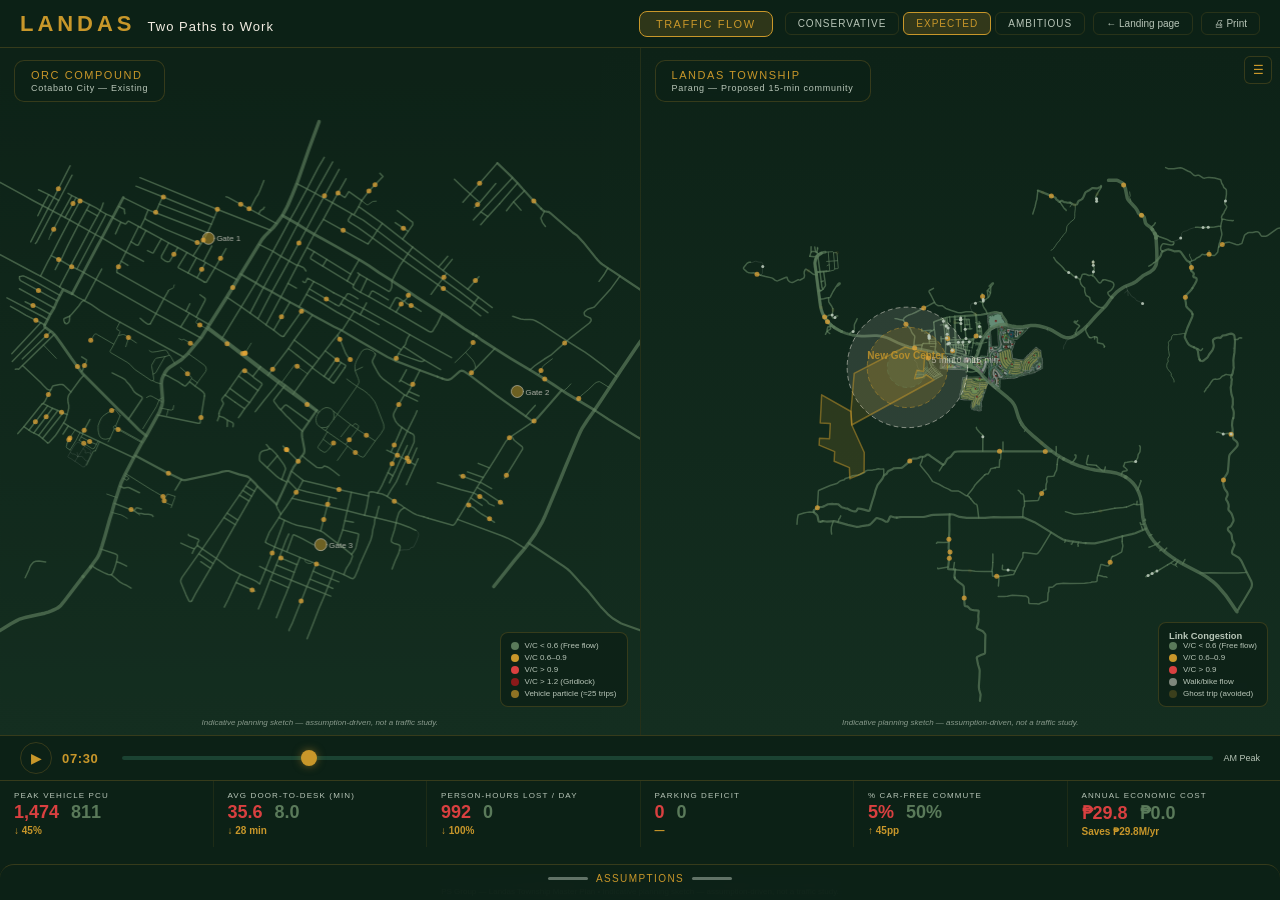
<file: two-paths-to-work.html>
<!DOCTYPE html>
<html lang="en">
<head>
<meta charset="UTF-8">
<meta name="viewport" content="width=device-width, initial-scale=1.0">
<title>Two Paths to Work — LANDAS Traffic Flow Visualization</title>
<meta name="description" content="Interactive traffic-flow visualization comparing an existing car-dependent government compound against a proposed 15-minute community for BARMM stakeholders.">
<!-- Google tag (gtag.js) -->
<script async src="https://www.googletagmanager.com/gtag/js?id=G-VR211482VE"></script>
<script>
  window.dataLayer = window.dataLayer || [];
  function gtag(){dataLayer.push(arguments);}
  gtag('js', new Date());
  gtag('config', 'G-VR211482VE');
</script>
<style>
/* Fonts: system stack, no external deps — works offline */
:root {
  --deep-green: #0D2217;
  --dark-green: #1B4332;
  --gold: #C8972A;
  --ivory: #F2EDE2;
  --sage-muted: #b8c6b8;
  --sage: #5A7A5A;
  --panel-bg: rgba(13,34,23,.88);
  --panel-border: rgba(200,151,42,.22);
  --red-congestion: #D94040;
  --amber: #E8A838;
  --font-family: "Avenir Next", "Helvetica Neue", Helvetica, Arial, sans-serif;
}
*, *::before, *::after { box-sizing: border-box; margin: 0; padding: 0; }
html, body { width: 100%; height: 100%; overflow: hidden; background: var(--deep-green); color: var(--ivory); font-family: var(--font-family); }
body { display: flex; flex-direction: column; }

/* ─── TITLE BAR ─── */
.title-bar {
  display: flex; align-items: center; justify-content: space-between;
  padding: 8px 20px; background: var(--panel-bg);
  backdrop-filter: blur(10px); border-bottom: 1px solid var(--panel-border);
  z-index: 100; min-height: 48px; flex-shrink: 0;
}
.wordmark { font-size: 22px; font-weight: 700; letter-spacing: 0.18em; text-transform: uppercase; color: var(--gold); }
.wordmark span { color: var(--ivory); font-weight: 400; font-size: 13px; letter-spacing: 0.08em; margin-left: 12px; text-transform: none; }
.title-tabs { display: flex; gap: 6px; align-items: center; }
.tab-btn {
  padding: 6px 16px; border-radius: 8px; border: 1px solid var(--panel-border);
  background: transparent; color: var(--sage-muted); font-family: var(--font-family);
  font-size: 11px; letter-spacing: 0.14em; text-transform: uppercase; cursor: pointer;
  transition: all 0.3s ease;
}
.tab-btn:hover { border-color: var(--gold); color: var(--ivory); }
.tab-btn.active { background: rgba(200,151,42,.18); border-color: var(--gold); color: var(--gold); }
.preset-group { display: flex; gap: 4px; margin-left: 12px; }
.preset-btn {
  padding: 5px 12px; border-radius: 6px; border: 1px solid rgba(200,151,42,.15);
  background: transparent; color: var(--sage-muted); font-family: var(--font-family);
  font-size: 10px; letter-spacing: 0.1em; text-transform: uppercase; cursor: pointer;
  transition: all 0.25s ease;
}
.preset-btn:hover { background: rgba(200,151,42,.12); color: var(--gold); border-color: var(--gold); }
.preset-btn.active { background: rgba(200,151,42,.2); color: var(--gold); border-color: var(--gold); }
.print-btn {
  padding: 5px 12px; border-radius: 6px; border: 1px solid rgba(200,151,42,.15);
  background: transparent; color: var(--sage-muted); font-family: var(--font-family);
  font-size: 10px; cursor: pointer; margin-left: 8px; transition: all 0.25s;
}
.print-btn:hover { color: var(--gold); border-color: var(--gold); }

/* ─── MAIN LAYOUT ─── */
.main-content { flex: 1; display: flex; flex-direction: column; overflow: hidden; }
.maps-row { flex: 1; display: flex; gap: 0; position: relative; min-height: 0; }
.map-panel {
  flex: 1; position: relative; overflow: hidden; border-right: 1px solid rgba(200,151,42,.12);
}
.map-panel:last-child { border-right: none; }
.map-panel canvas { width: 100%; height: 100%; display: block; }
.panel-label {
  position: absolute; top: 12px; left: 14px; z-index: 10;
  background: var(--panel-bg); backdrop-filter: blur(10px);
  border: 1px solid var(--panel-border); border-radius: 10px;
  padding: 8px 16px; font-size: 11px; letter-spacing: 0.14em;
  text-transform: uppercase; color: var(--gold);
}
.panel-label .sub { display: block; font-size: 9px; color: var(--sage-muted); letter-spacing: 0.08em; text-transform: none; margin-top: 2px; }
.map-caption {
  position: absolute; bottom: 8px; left: 14px; right: 14px; z-index: 10;
  font-size: 8px; color: var(--sage-muted); opacity: 0.7; font-style: italic;
  text-align: center;
}

/* ─── TIME SCRUBBER ─── */
.time-scrubber {
  display: flex; align-items: center; gap: 10px;
  padding: 6px 20px; background: var(--panel-bg);
  backdrop-filter: blur(10px); border-top: 1px solid var(--panel-border);
  flex-shrink: 0;
}
.time-label { font-size: 13px; color: var(--gold); font-weight: 600; letter-spacing: 0.05em; min-width: 50px; }
.time-slider { flex: 1; -webkit-appearance: none; appearance: none; height: 4px; background: var(--dark-green); border-radius: 2px; outline: none; }
.time-slider::-webkit-slider-thumb {
  -webkit-appearance: none; width: 16px; height: 16px; border-radius: 50%;
  background: var(--gold); cursor: pointer; box-shadow: 0 0 8px rgba(200,151,42,.5);
}
.play-btn {
  width: 32px; height: 32px; border-radius: 50%; border: 1px solid var(--panel-border);
  background: transparent; color: var(--gold); font-size: 14px; cursor: pointer;
  display: flex; align-items: center; justify-content: center; transition: all 0.2s;
}
.play-btn:hover { background: rgba(200,151,42,.15); }
.time-curve-label { font-size: 9px; color: var(--sage-muted); }

/* ─── KPI STRIP ─── */
.kpi-strip {
  display: flex; flex-wrap: wrap; gap: 0; padding: 0 0 36px 0;
  background: var(--panel-bg); backdrop-filter: blur(10px);
  border-top: 1px solid var(--panel-border); flex-shrink: 0;
}
.kpi-card {
  flex: 1; min-width: 140px; padding: 10px 14px;
  border-right: 1px solid rgba(200,151,42,.1);
  display: flex; flex-direction: column; gap: 2px;
}
.kpi-card:last-child { border-right: none; }
.kpi-header {
  font-size: 8px; letter-spacing: 0.14em; text-transform: uppercase;
  color: var(--sage-muted);
}
.kpi-values { display: flex; gap: 12px; align-items: baseline; }
.kpi-val { font-size: 18px; font-weight: 700; color: var(--ivory); }
.kpi-val.orc { color: var(--red-congestion); }
.kpi-val.parang { color: var(--sage); }
.kpi-delta { font-size: 10px; color: var(--gold); font-weight: 600; }

/* ─── CONTROLS DRAWER ─── */
.controls-drawer {
  position: fixed; bottom: 0; left: 0; right: 0; z-index: 200;
  transform: translateY(calc(100% - 36px)); transition: transform 0.4s cubic-bezier(.4,0,.2,1);
  background: var(--panel-bg); backdrop-filter: blur(14px);
  border-top: 1px solid var(--panel-border); border-radius: 14px 14px 0 0;
  max-height: 70vh; overflow-y: auto;
}
.controls-drawer.open { transform: translateY(0); }
.drawer-handle {
  display: flex; align-items: center; justify-content: center; gap: 8px;
  padding: 8px; cursor: pointer; user-select: none;
}
.drawer-handle-bar { width: 40px; height: 3px; background: var(--sage-muted); border-radius: 2px; opacity: 0.5; }
.drawer-handle-label { font-size: 10px; letter-spacing: 0.14em; text-transform: uppercase; color: var(--gold); }
.controls-grid {
  display: grid; grid-template-columns: repeat(auto-fill, minmax(260px, 1fr));
  gap: 10px; padding: 12px 20px 40px;
}
.control-group {
  background: rgba(27,67,50,.4); border: 1px solid rgba(200,151,42,.12);
  border-radius: 10px; padding: 10px 14px;
}
.control-group-title {
  font-size: 9px; letter-spacing: 0.14em; text-transform: uppercase;
  color: var(--gold); margin-bottom: 8px; font-weight: 600;
}
.control-row { display: flex; align-items: center; gap: 8px; margin-bottom: 6px; }
.control-row:last-child { margin-bottom: 0; }
.control-label { font-size: 10px; color: var(--sage-muted); flex: 1; min-width: 0; white-space: nowrap; overflow: hidden; text-overflow: ellipsis; }
.control-slider {
  width: 100px; -webkit-appearance: none; appearance: none; height: 3px;
  background: var(--dark-green); border-radius: 2px; outline: none;
}
.control-slider::-webkit-slider-thumb {
  -webkit-appearance: none; width: 12px; height: 12px; border-radius: 50%;
  background: var(--gold); cursor: pointer;
}
.control-value { font-size: 11px; color: var(--ivory); font-weight: 600; min-width: 40px; text-align: right; }
.toggle-btn {
  padding: 3px 10px; border-radius: 4px; border: 1px solid var(--panel-border);
  background: transparent; color: var(--sage-muted); font-family: var(--font-family);
  font-size: 9px; cursor: pointer; transition: all 0.2s;
}
.toggle-btn.active { background: rgba(200,151,42,.2); color: var(--gold); border-color: var(--gold); }

/* ─── SIDEBAR ─── */
.sidebar {
  position: fixed; right: 0; top: 48px; bottom: 0; width: 280px; z-index: 150;
  background: var(--panel-bg); backdrop-filter: blur(14px);
  border-left: 1px solid var(--panel-border);
  transform: translateX(100%); transition: transform 0.4s cubic-bezier(.4,0,.2,1);
  overflow-y: auto; padding: 16px 16px 50px 16px;
}
.sidebar.open { transform: translateX(0); }
.sidebar-toggle {
  position: fixed; right: 8px; top: 56px; z-index: 160;
  width: 28px; height: 28px; border-radius: 6px; border: 1px solid var(--panel-border);
  background: var(--panel-bg); backdrop-filter: blur(10px);
  color: var(--gold); font-size: 12px; cursor: pointer; display: flex;
  align-items: center; justify-content: center; transition: all 0.2s;
}
.sidebar-toggle:hover { background: rgba(200,151,42,.15); }
.sidebar h3 {
  font-size: 10px; letter-spacing: 0.14em; text-transform: uppercase;
  color: var(--gold); margin-bottom: 10px;
}
.sidebar .stat { font-size: 11px; color: var(--sage-muted); margin-bottom: 6px; }
.sidebar .stat b { color: var(--ivory); }
.sidebar .divider { border: none; border-top: 1px solid var(--panel-border); margin: 12px 0; }

/* ─── FOOTER ─── */
.footer {
  padding: 4px 20px; text-align: center;
  font-size: 8px; color: var(--sage-muted); opacity: 0.6;
  background: rgba(13,34,23,.6); flex-shrink: 0;
}

/* ─── PRINT MODE ─── */
body.print-mode .controls-drawer,
body.print-mode .sidebar,
body.print-mode .sidebar-toggle,
body.print-mode .drawer-handle,
body.print-mode .title-tabs,
body.print-mode .preset-group,
body.print-mode .print-btn,
body.print-mode .play-btn { display: none !important; }
body.print-mode .controls-drawer { transform: translateY(100%) !important; }
body.print-mode .sidebar { transform: translateX(100%) !important; }

/* ─── ANIMATIONS ─── */
@keyframes pulse-red {
  0%, 100% { opacity: 1; }
  50% { opacity: 0.5; }
}
.road-pulse { animation: pulse-red 0.8s ease-in-out infinite; }
@keyframes ghost-fade {
  0% { opacity: 0.6; }
  100% { opacity: 0; transform: translateY(-8px); }
}

/* ─── LEGEND ─── */
.map-legend {
  position: absolute; bottom: 28px; right: 12px; z-index: 10;
  background: var(--panel-bg); backdrop-filter: blur(8px);
  border: 1px solid var(--panel-border); border-radius: 8px;
  padding: 8px 10px; font-size: 8px; color: var(--sage-muted);
}
.legend-item { display: flex; align-items: center; gap: 6px; margin-bottom: 3px; }
.legend-item:last-child { margin-bottom: 0; }
.legend-dot { width: 8px; height: 8px; border-radius: 50%; }

/* ─── TOOLTIP ─── */
.custom-tooltip {
  position: fixed;
  background: rgba(13,34,23,0.95);
  color: var(--ivory);
  border: 1px solid var(--gold);
  border-radius: 6px;
  padding: 8px 12px;
  font-size: 11px;
  pointer-events: none;
  z-index: 10000;
  max-width: 250px;
  box-shadow: 0 4px 16px rgba(0,0,0,0.4);
  opacity: 0;
  transition: opacity 0.2s ease-in-out;
  backdrop-filter: blur(8px);
}
.custom-tooltip.visible {
  opacity: 1;
}

/* Responsive */
@media (max-width: 1200px) {
  .controls-grid { grid-template-columns: repeat(auto-fill, minmax(220px, 1fr)); }
  .kpi-card { min-width: 110px; padding: 8px 10px; }
  .kpi-val { font-size: 15px; }
}
</style>
  <meta property="og:type" content="website">
  <meta property="og:title" content="Two Paths to Work — LANDAS Traffic Flow Visualization">
  <meta property="og:description" content="Interactive traffic-flow visualization comparing an existing car-dependent government compound against a proposed 15-minute community in Parang, Maguindanao.">
  <link rel="icon" href="favicon.svg" type="image/svg+xml">
  <link rel="apple-touch-icon" href="apple-touch-icon.png">
  <meta property="og:site_name" content="Mindanao One">
  <meta property="og:url" content="https://oscarjr-oes.github.io/mindanao1/two-paths-to-work.html">
  <meta property="og:image" content="https://oscarjr-oes.github.io/mindanao1/og-image.jpg">
  <meta property="og:image:width" content="1200">
  <meta property="og:image:height" content="630">
  <meta property="og:image:alt" content="Banwag, a bamboo geodesic dome in Mindanao, backlit by the sun">
  <meta name="twitter:card" content="summary_large_image">
  <meta name="twitter:title" content="Two Paths to Work — LANDAS Traffic Flow Visualization">
  <meta name="twitter:description" content="Interactive traffic-flow visualization comparing an existing car-dependent government compound against a proposed 15-minute community in Parang, Maguindanao.">
  <meta name="twitter:image" content="https://oscarjr-oes.github.io/mindanao1/og-image.jpg">
</head>
<body>

<!-- DATA SCRIPTS -->
<script src="data/orc-roads.js"></script>
<script src="data/parang-roads.js"></script>
<script src="data/sites.js"></script>

<!-- ─── TITLE BAR ─── -->
<div class="title-bar">
  <a href="index.html" class="wordmark" style="text-decoration:none;cursor:pointer;" title="Back to landing page">LANDAS<span>Two Paths to Work</span></a>
  <div style="display:flex;align-items:center;">
    <div class="title-tabs">
      <button class="tab-btn active" id="tabTraffic" onclick="setTab('traffic')">Traffic Flow</button>
    </div>
    <div class="preset-group">
      <button class="preset-btn" id="presetConservative" onclick="applyPreset('conservative')">Conservative</button>
      <button class="preset-btn active" id="presetExpected" onclick="applyPreset('expected')">Expected</button>
      <button class="preset-btn" id="presetAmbitious" onclick="applyPreset('ambitious')">Ambitious</button>
    </div>
    <a href="index.html" class="print-btn" style="text-decoration:none;display:inline-flex;align-items:center;">&#8592; Landing page</a>
    <button class="print-btn" onclick="togglePrint()">&#x1F5A8; Print</button>
  </div>
</div>

<!-- ─── MAPS ─── -->
<div class="main-content">
  <div class="maps-row">
    <div class="map-panel" id="orcPanel">
      <canvas id="orcCanvas"></canvas>
      <div class="panel-label">ORC Compound<span class="sub">Cotabato City — Existing</span></div>
      <div class="map-caption">Indicative planning sketch — assumption-driven, not a traffic study.</div>
      <div class="map-legend" id="orcLegend">
        <div class="legend-item" data-tooltip="Volume/Capacity ratio: traffic volume compared to road capacity. < 0.6 means free-flowing traffic."><div class="legend-dot" style="background:var(--sage)"></div> V/C < 0.6 (Free flow)</div>
        <div class="legend-item" data-tooltip="Volume/Capacity ratio: moderate traffic."><div class="legend-dot" style="background:var(--gold)"></div> V/C 0.6–0.9</div>
        <div class="legend-item" data-tooltip="Volume/Capacity ratio: heavy traffic, slowing speeds."><div class="legend-dot" style="background:var(--red-congestion)"></div> V/C > 0.9</div>
        <div class="legend-item" data-tooltip="Volume/Capacity ratio: gridlock, severe delays."><div class="legend-dot" style="background:#8B1A1A"></div> V/C > 1.2 (Gridlock)</div>
        <div class="legend-item"><div class="legend-dot" style="background:var(--gold);opacity:.7"></div> Vehicle particle (≈25 trips)</div>
      </div>
    </div>
    <div class="map-panel" id="parangPanel">
      <canvas id="parangCanvas"></canvas>
      <div class="panel-label">Landas Township<span class="sub">Parang — Proposed 15-min community</span></div>
      <div class="map-caption">Indicative planning sketch — assumption-driven, not a traffic study.</div>
      <div class="map-legend" id="parangLegend">
        <h3>Link Congestion</h3>
        <div class="legend-item" data-tooltip="Volume/Capacity ratio: traffic volume compared to road capacity. < 0.6 means free-flowing traffic."><div class="legend-dot" style="background:var(--sage)"></div> V/C < 0.6 (Free flow)</div>
        <div class="legend-item" data-tooltip="Volume/Capacity ratio: moderate traffic."><div class="legend-dot" style="background:var(--gold)"></div> V/C 0.6–0.9</div>
        <div class="legend-item" data-tooltip="Volume/Capacity ratio: heavy traffic, slowing speeds."><div class="legend-dot" style="background:var(--red-congestion)"></div> V/C > 0.9</div>
        <div class="legend-item"><div class="legend-dot" style="background:rgba(242,237,226,.5)"></div> Walk/bike flow</div>
        <div class="legend-item"><div class="legend-dot" style="background:rgba(200,151,42,.25)"></div> Ghost trip (avoided)</div>
      </div>
    </div>
  </div>

  <!-- ─── TIME SCRUBBER ─── -->
  <div class="time-scrubber">
    <button class="play-btn" id="playBtn" onclick="togglePlay()">&#9654;</button>
    <span class="time-label" id="timeLabel">07:30</span>
    <input type="range" class="time-slider" id="timeSlider" min="300" max="1200" value="450" step="5" oninput="onTimeChange(this.value)">
    <span class="time-curve-label" id="timeCurveLabel">AM Peak</span>
  </div>

  <!-- ─── KPI STRIP ─── -->
  <div class="kpi-strip" id="kpiStrip">
    <div class="kpi-card">
      <div class="kpi-header" data-tooltip="Total vehicles currently active on the network, measured in Passenger Car Units (PCUs).">Peak Vehicle PCU</div>
      <div class="kpi-values">
        <span class="kpi-val orc" id="kpiOrcPCU">—</span>
        <span class="kpi-val parang" id="kpiParangPCU">—</span>
      </div>
      <div class="kpi-delta" id="kpiDeltaPCU"></div>
    </div>
    <div class="kpi-card">
      <div class="kpi-header" data-tooltip="Average time taken for a commuter from leaving home to arriving at their desk.">Avg Door-to-Desk (min)</div>
      <div class="kpi-values">
        <span class="kpi-val orc" id="kpiOrcDTD">—</span>
        <span class="kpi-val parang" id="kpiParangDTD">—</span>
      </div>
      <div class="kpi-delta" id="kpiDeltaDTD"></div>
    </div>
    <div class="kpi-card">
      <div class="kpi-header" data-tooltip="Total cumulative hours wasted by all commuters due to traffic delays.">Person-Hours Lost / Day</div>
      <div class="kpi-values">
        <span class="kpi-val orc" id="kpiOrcPHL">—</span>
        <span class="kpi-val parang" id="kpiParangPHL">—</span>
      </div>
      <div class="kpi-delta" id="kpiDeltaPHL"></div>
    </div>
    <div class="kpi-card">
      <div class="kpi-header" data-tooltip="Number of vehicles unable to park because demand exceeds parking supply.">Parking Deficit</div>
      <div class="kpi-values">
        <span class="kpi-val orc" id="kpiOrcParking">—</span>
        <span class="kpi-val parang" id="kpiParangParking">—</span>
      </div>
      <div class="kpi-delta" id="kpiDeltaParking"></div>
    </div>
    <div class="kpi-card">
      <div class="kpi-header" data-tooltip="Percentage of daily trips made without using a private car (walking, biking, transit).">% Car-Free Commute</div>
      <div class="kpi-values">
        <span class="kpi-val orc" id="kpiOrcCarFree">—</span>
        <span class="kpi-val parang" id="kpiParangCarFree">—</span>
      </div>
      <div class="kpi-delta" id="kpiDeltaCarFree"></div>
    </div>
    <div class="kpi-card">
      <div class="kpi-header" data-tooltip="Extrapolated cost based on the current time's traffic pattern. Uses ₱120/hr average value of time across 250 working days per year.">Annual Economic Cost</div>
      <div class="kpi-values">
        <span class="kpi-val orc" id="kpiOrcCost">—</span>
        <span class="kpi-val parang" id="kpiParangCost">—</span>
      </div>
      <div class="kpi-delta" id="kpiDeltaCost"></div>
    </div>
  </div>
</div>

<!-- ─── FOOTER ─── -->
<div class="footer">PS Group — Landas Township Master Plan &bull; Indicative planning sketch — assumption-driven, not a traffic study.</div>

<!-- ─── SIDEBAR: Network Structure ─── -->
<button class="sidebar-toggle" id="sidebarToggle" onclick="toggleSidebar()">&#9776;</button>
<div class="sidebar" id="sidebar">
  <h3>Why the Geometry Wins</h3>
  <div class="stat" data-tooltip="Number of primary entry and exit points connecting the site to the regional highway.">Access points (ORC): <b id="statOrcGates">~3 gates</b></div>
  <div class="stat" data-tooltip="Number of primary entry and exit points connecting the site to the regional highway.">Access points (Parang): <b id="statParangAccess">Grid — 20+ entry points</b></div>
  <hr class="divider">
  <div class="stat" data-tooltip="Total linear length of all drivable roads within the site boundaries.">ORC total road length: <b id="statOrcRoadLen">—</b></div>
  <div class="stat" data-tooltip="Total linear length of all drivable roads within the site boundaries.">Parang total road length: <b id="statParangRoadLen">—</b></div>
  <hr class="divider">
  <div class="stat" data-tooltip="Percentage of the road network equipped with sidewalks, footways, or dedicated pedestrian paths.">ORC pedestrian network: <b id="statOrcPedShare">—</b></div>
  <div class="stat" data-tooltip="Percentage of the road network equipped with sidewalks, footways, or dedicated pedestrian paths.">Parang pedestrian network: <b id="statParangPedShare">—</b></div>
  <hr class="divider">
  <h3>Network Redundancy</h3>
  <div class="stat">ORC: <b>Single-corridor dependency</b><br><span style="font-size:9px;color:var(--sage-muted)">Gate bottleneck amplifies any incident</span></div>
  <div class="stat" style="margin-top:6px">Parang: <b>Grid redundancy</b><br><span style="font-size:9px;color:var(--sage-muted)">Multiple alternative routes absorb disruption</span></div>
  <hr class="divider">
  <h3 style="margin-top:12px">Isochrone Legend</h3>
  <div class="stat"><span style="color:var(--sage)">●</span> 400m / ~5 min walk</div>
  <div class="stat"><span style="color:var(--gold)">●</span> 800m / ~10 min walk</div>
  <div class="stat"><span style="color:var(--ivory)">●</span> 1200m / ~15 min walk</div>
</div>

<!-- ─── CONTROLS DRAWER ─── -->
<div class="controls-drawer" id="controlsDrawer">
  <div class="drawer-handle" onclick="toggleDrawer()">
    <div class="drawer-handle-bar"></div>
    <span class="drawer-handle-label">Assumptions</span>
    <div class="drawer-handle-bar"></div>
  </div>
  <div class="controls-grid">
    <div class="control-group">
      <div class="control-group-title" data-tooltip="Estimated trips generated by the government center on a typical weekday.">Trip Generation</div>
      <div class="control-row">
        <span class="control-label">Government employees</span>
        <input type="range" class="control-slider" min="3000" max="10000" value="6500" step="100" id="sliderEmployees" oninput="onControlChange()">
        <span class="control-value" id="valEmployees">6,500</span>
      </div>
      <div class="control-row">
        <span class="control-label">Daily visitors</span>
        <input type="range" class="control-slider" min="0" max="5000" value="1500" step="100" id="sliderVisitors" oninput="onControlChange()">
        <span class="control-value" id="valVisitors">1,500</span>
      </div>
      <div class="control-row">
        <span class="control-label" data-tooltip="Percentage of daily trips occurring during the peak hour (e.g., morning rush).">Peak-hour concentration</span>
        <input type="range" class="control-slider" min="30" max="80" value="60" step="5" id="sliderPeakConc" oninput="onControlChange()">
        <span class="control-value" id="valPeakConc">60%</span>
      </div>
      <div class="control-row">
        <span class="control-label" data-tooltip="Assumed value of time per commuter, used to calculate Annual Economic Cost.">Economic cost/hr (₱)</span>
        <input type="range" class="control-slider" min="50" max="300" value="120" step="10" id="sliderCost" oninput="onControlChange()">
        <span class="control-value" id="valCost">₱120</span>
      </div>
    </div>
    <div class="control-group">
      <div class="control-group-title" data-tooltip="How people choose to travel to the center. Walk share is calculated automatically as the remainder.">Mode Split</div>
      <div class="control-row">
        <span class="control-label">% by private car</span>
        <input type="range" class="control-slider" min="5" max="70" value="35" step="1" id="sliderCar" oninput="onModeSplitChange()">
        <span class="control-value" id="valCar">35%</span>
      </div>
      <div class="control-row">
        <span class="control-label">% by motorbike</span>
        <input type="range" class="control-slider" min="5" max="60" value="40" step="1" id="sliderMotorbike" oninput="onModeSplitChange()">
        <span class="control-value" id="valMotorbike">40%</span>
      </div>
      <div class="control-row">
        <span class="control-label">% by tricycle/PUV</span>
        <input type="range" class="control-slider" min="0" max="50" value="20" step="1" id="sliderTricycle" oninput="onModeSplitChange()">
        <span class="control-value" id="valTricycle">20%</span>
      </div>
      <div class="control-row">
        <span class="control-label">Walking (remainder)</span>
        <span class="control-value" id="valWalk" style="color:var(--sage)">5%</span>
      </div>
      <div class="control-row">
        <span class="control-label" data-tooltip="Average number of people per private car. Higher values reduce vehicle trips.">Avg car occupancy</span>
        <input type="range" class="control-slider" min="10" max="25" value="13" step="1" id="sliderOccupancy" oninput="onControlChange()">
        <span class="control-value" id="valOccupancy">1.3</span>
      </div>
    </div>
    <div class="control-group">
      <div class="control-group-title" data-tooltip="Constraints for Path 1 (ORC). If parking is full, extra trips create massive gridlock trying to enter.">ORC Supply</div>
      <div class="control-row">
        <span class="control-label">Parking supply (ORC)</span>
        <input type="range" class="control-slider" min="200" max="2000" value="800" step="50" id="sliderParking" oninput="onControlChange()">
        <span class="control-value" id="valParking">800</span>
      </div>
    </div>
    <div class="control-group">
      <div class="control-group-title" data-tooltip="Design assumptions for the Landas Township concept (Path 2) which absorbs trips internally.">Landas Design</div>
      <div class="control-row">
        <span class="control-label" data-tooltip="Target percentage of government employees to be housed within the new township.">Capture rate</span>
        <input type="range" class="control-slider" min="0" max="100" value="60" step="5" id="sliderCapture" oninput="onControlChange()">
        <span class="control-value" id="valCapture">60%</span>
      </div>
      <div class="control-row">
        <span class="control-label" data-tooltip="Maximum capacity based on the selected density for Zone A.">Capture ceiling</span>
        <span class="control-value" id="valCapCeiling" style="font-size:9px;color:var(--sage-muted)">—</span>
      </div>
      <div class="control-row">
        <span class="control-label" data-tooltip="Density model for the residential area. Dense means more people can live within walking distance.">Zone A option</span>
        <button class="toggle-btn active" id="toggleZoneA" onclick="toggleZoneA()">Dense (5,973)</button>
      </div>
      <div class="control-row">
        <span class="control-label" data-tooltip="Whether the Ministry of Public Works connector roads are built to distribute traffic.">MPW connector roads</span>
        <button class="toggle-btn active" id="toggleMPW" onclick="toggleMPW()">On</button>
      </div>
      <div class="control-row">
        <span class="control-label" data-tooltip="Of the people living in the township, what percentage will choose walking or biking instead of driving.">Walk/bike share (15-min shed)</span>
        <input type="range" class="control-slider" min="0" max="95" value="75" step="5" id="sliderWalkBike" oninput="onControlChange()">
        <span class="control-value" id="valWalkBike">75%</span>
      </div>
    </div>
    <div class="control-group">
      <div class="control-group-title">Parang Setup</div>
      <div class="control-row" style="justify-content: center; margin-top: 5px;">
        <button id="btnDrawRoad" class="tab-btn" onclick="toggleDrawMode()" style="width: 100%;">Draw Proposed Road</button>
      </div>
      <div class="control-row" id="drawTip" style="display:none; justify-content:center; text-align:center; font-size:10px; color:var(--sage); margin-top:5px;">
        Click and drag on the Parang map to sketch.
      </div>
    </div>
  </div>
</div>
<img id="overlayImg" src="data/landas-overlay.webp" style="display:none;">

<script>
// ═══════════════════════════════════════════════════════════
// GLOBAL STATE
// ═══════════════════════════════════════════════════════════
const STATE = {
  employees: 6500, visitors: 1500, carShare: 0.35, motorbikeShare: 0.40,
  tricycleShare: 0.20, walkShare: 0.05, occupancy: 1.3, peakConc: 0.60,
  parkingSupply: 800, captureRate: 0.60, zoneADense: true, mpwOn: true,
  walkBikeShare: 0.75, timeMin: 450, playing: false, printMode: false,
  drawerOpen: false, sidebarOpen: false, activeTab: 'traffic',
  costPerHour: 120
};

const ZONE_A_BASE = 2791, ZONE_A_DENSE = 5973;
const ROAD_CAPACITY = { primary: 1800, secondary: 1200, tertiary: 800, trunk: 1800, trunk_link: 900, residential: 400, service: 300, unclassified: 500, footway: 0, path: 0, track: 0, proposed: 400 };
const GATE_CAPACITY = 750;
const PCU = { car: 1.0, motorbike: 0.4, tricycle: 0.6 };

let orcCtx, parangCtx, orcW, orcH, parangW, parangH;
let animFrame, playInterval;
let orcProjected = { projected: [] }, parangProjected = { projected: [] };
let orcParticles = [], parangParticles = [];
let orcNetworkStats = {}, parangNetworkStats = {};
let orcResults = {}, parangResults = {};

let drawModeOn = false;
let currentDrawLine = [];

// ═══════════════════════════════════════════════════════════
// PROJECTION
// ═══════════════════════════════════════════════════════════
function projectRoads(roadData, canvas) {
  const b = roadData.bounds;
  const midLat = (b.minLat + b.maxLat) / 2;
  const cosML = Math.cos(midLat * Math.PI / 180);
  const pad = 40;
  const w = canvas.width - pad * 2;
  const h = canvas.height - pad * 2;
  const lonSpan = b.maxLon - b.minLon;
  const latSpan = b.maxLat - b.minLat;
  const scaleX = w / (lonSpan * cosML);
  const scaleY = h / latSpan;
  const scale = Math.min(scaleX, scaleY);

  const projW = lonSpan * cosML * scale;
  const projH = latSpan * scale;
  const offX = pad + (w - projW) / 2;
  const offY = pad + (h - projH) / 2;

  function proj(lon, lat) {
    return [
      offX + (lon - b.minLon) * cosML * scale,
      offY + (b.maxLat - lat) * scale
    ];
  }
  function unproj(x, y) {
    return [
      b.minLon + (x - offX) / (cosML * scale),
      b.maxLat - (y - offY) / scale
    ];
  }
  const projected = roadData.roads.map(r => ({
    type: r.type,
    pts: r.pts.map(p => proj(p[0], p[1])),
    rawPts: r.pts,
    m: r.m,
    length: 0, vc: 0, pcu: 0
  }));
  // Compute segment lengths
  projected.forEach(r => {
    let len = 0;
    for (let i = 1; i < r.pts.length; i++) {
      const dx = r.pts[i][0] - r.pts[i-1][0];
      const dy = r.pts[i][1] - r.pts[i-1][1];
      len += Math.sqrt(dx*dx + dy*dy);
    }
    r.length = len;
  });
  return { projected, proj, unproj, scale, bounds: b, midLat, cosML };
}

// ═══════════════════════════════════════════════════════════
// NETWORK ANALYSIS
// ═══════════════════════════════════════════════════════════
function analyzeNetwork(roads) {
  let totalLen = 0, pedLen = 0;
  const typeLens = {};
  roads.forEach(r => {
    // r.m is the surveyed length in metres, carried in the data file and
    // measured before tools/simplify-roads.py drops any vertex. Without it
    // the simplified geometry would under-report these real-world figures.
    const len = r.m != null ? r.m : computeGeoLength(r.rawPts);
    totalLen += len;
    if (r.type === 'footway' || r.type === 'path' || r.type === 'proposed') pedLen += len;
    typeLens[r.type] = (typeLens[r.type] || 0) + len;
  });
  return { totalLen, pedLen, pedShare: totalLen > 0 ? pedLen / totalLen : 0, typeLens };
}

function computeGeoLength(pts) {
  let len = 0;
  for (let i = 1; i < pts.length; i++) {
    const dlat = (pts[i][1] - pts[i-1][1]) * 111320;
    const dlon = (pts[i][0] - pts[i-1][0]) * 111320 * Math.cos(pts[i][1] * Math.PI / 180);
    len += Math.sqrt(dlat*dlat + dlon*dlon);
  }
  return len;
}

// ═══════════════════════════════════════════════════════════
// TRAFFIC MODEL
// ═══════════════════════════════════════════════════════════
function computeTimeFactor(timeMin) {
  // timeMin: minutes since midnight (300=5:00, 1200=20:00)
  // AM peak 7:30-8:30 (450-510), PM peak 16:30-17:30 (990-1050)
  const amCenter = 480, pmCenter = 1020;
  const sigma = 30;
  const amFactor = Math.exp(-0.5 * Math.pow((timeMin - amCenter) / sigma, 2));
  const pmFactor = Math.exp(-0.5 * Math.pow((timeMin - pmCenter) / sigma, 2));
  const baseFactor = 0.15;
  return baseFactor + 0.85 * Math.max(amFactor, pmFactor);
}

function runTrafficModel() {
  const S = STATE;
  const timeFactor = computeTimeFactor(S.timeMin);

  // 1. Trip generation
  const peakPersonTrips = (S.employees + S.visitors * 0.5) * S.peakConc * timeFactor;

  // 2. Mode split → vehicle trips
  const carPersons = peakPersonTrips * S.carShare;
  const motoPersons = peakPersonTrips * S.motorbikeShare;
  const triPersons = peakPersonTrips * S.tricycleShare;
  const walkPersons = peakPersonTrips * S.walkShare;

  const carVehicles = carPersons / S.occupancy;
  const motoVehicles = motoPersons;
  const triVehicles = triPersons / 1.5;

  // 3. PCU
  const carPCU = carVehicles * PCU.car;
  const motoPCU = motoVehicles * PCU.motorbike;
  const triPCU = triVehicles * PCU.tricycle;
  const totalPCU = carPCU + motoPCU + triPCU;

  // ─── ORC ───
  // Gate throughput: assume 3 gates
  const numGates = 3;
  const gateCapPerGate = GATE_CAPACITY;
  const totalGateCap = numGates * gateCapPerGate;
  const gateVC = totalPCU / totalGateCap;
  const gateDelay = freeFlowTime(10) * (1 + 0.15 * Math.pow(Math.max(gateVC, 0), 4)); // BPR

  // Network loading for ORC
  const orcRoadResults = distributeAndCongest(orcProjected.projected, totalPCU, false);

  // Parking penalty
  const parkingDemand = carVehicles;
  let parkingCircle = 0;
  if (parkingDemand > S.parkingSupply) {
    parkingCircle = 5 * Math.min(3, parkingDemand / S.parkingSupply);
  }
  const parkingDeficitOrc = Math.max(0, Math.round(parkingDemand - S.parkingSupply));

  // Avg door-to-desk ORC: base 15 min + gate delay + parking + congestion avg
  const avgCongestionOrc = orcRoadResults.avgDelay;
  const dtdOrc = 15 + gateDelay + parkingCircle + avgCongestionOrc;

  // Person-hours lost (above baseline 15 min)
  const excessMinOrc = (dtdOrc - 15) * peakPersonTrips;
  const personHoursOrc = excessMinOrc / 60;
  const carFreeOrc = S.walkShare * 100;
  const annualCostOrc = personHoursOrc * STATE.costPerHour * 250 / 1e6;

  orcResults = {
    totalPCU: Math.round(totalPCU),
    dtd: dtdOrc.toFixed(1),
    personHoursLost: Math.round(personHoursOrc),
    parkingDeficit: parkingDeficitOrc,
    carFree: carFreeOrc.toFixed(0),
    annualCost: annualCostOrc.toFixed(1),
    gateVC, peakPersonTrips, carVehicles, parkingCircle
  };

  // ─── PARANG ───
  const zoneAUnits = S.zoneADense ? ZONE_A_DENSE : ZONE_A_BASE;
  const capCeiling = Math.min(90, Math.round(zoneAUnits / S.employees * 100));
  const effectiveCapture = Math.min(S.captureRate, capCeiling / 100);
  const capturedResidents = Math.round(S.employees * effectiveCapture);

  // Captured residents walk/bike — remaining drive
  const nonCaptured = peakPersonTrips * (1 - effectiveCapture);
  const capturedTrips = peakPersonTrips * effectiveCapture;
  const walkBikeTrips = capturedTrips * S.walkBikeShare;
  const capturedVehicleTrips = capturedTrips * (1 - S.walkBikeShare);

  const parangCarPCU = (nonCaptured * S.carShare / S.occupancy + capturedVehicleTrips * S.carShare / S.occupancy) * PCU.car;
  const parangMotoPCU = (nonCaptured * S.motorbikeShare + capturedVehicleTrips * S.motorbikeShare) * PCU.motorbike;
  const parangTriPCU = (nonCaptured * S.tricycleShare / 1.5 + capturedVehicleTrips * S.tricycleShare / 1.5) * PCU.tricycle;
  const parangTotalPCU = parangCarPCU + parangMotoPCU + parangTriPCU;

  const parangRoadResults = distributeAndCongest(parangProjected.projected, parangTotalPCU, S.mpwOn);

  // No gates, no parking penalty (decentralized)
  const dtdParang = 8 + parangRoadResults.avgDelay; // base shorter — 15-min walk
  const excessMinParang = Math.max(0, (dtdParang - 8)) * nonCaptured;
  const personHoursParang = excessMinParang / 60;
  const parangCarFree = ((walkBikeTrips + peakPersonTrips * S.walkShare) / peakPersonTrips * 100);
  const annualCostParang = personHoursParang * STATE.costPerHour * 250 / 1e6;

  parangResults = {
    totalPCU: Math.round(parangTotalPCU),
    dtd: dtdParang.toFixed(1),
    personHoursLost: Math.round(personHoursParang),
    parkingDeficit: 0,
    carFree: Math.min(99, parangCarFree).toFixed(0),
    annualCost: annualCostParang.toFixed(1),
    capCeiling, effectiveCapture, walkBikeTrips, capturedResidents,
    ghostTrips: walkBikeTrips, peakPersonTrips
  };

  updateKPIs();
  updateCaptureCeiling(capCeiling);
}

function freeFlowTime(distKm) {
  return distKm / 30 * 60; // minutes at 30km/h
}

function distributeAndCongest(roads, totalPCU, mpwOn) {
  // Weight PCU by road class capacity share
  const vehicleRoads = roads.filter(r => (ROAD_CAPACITY[r.type] || 0) > 0);
  let totalCapWeightedLen = 0;
  vehicleRoads.forEach(r => {
    const cap = ROAD_CAPACITY[r.type] || 400;
    r.capWeight = cap * r.length;
    totalCapWeightedLen += r.capWeight;
  });

  let maxVC = 0, totalDelay = 0, roadCount = 0;
  vehicleRoads.forEach(r => {
    const share = totalCapWeightedLen > 0 ? r.capWeight / totalCapWeightedLen : 0;
    r.pcu = totalPCU * share * (r.length > 10 ? 1 : 0.3);
    const cap = ROAD_CAPACITY[r.type] || 400;
    r.vc = r.pcu / (cap * 0.5 + 1); // per-corridor capacity fraction
    // BPR delay
    const t0 = r.length / 8; // free flow time proportional to pixel length
    const delay = t0 * 0.15 * Math.pow(Math.max(r.vc, 0), 4);
    totalDelay += delay;
    roadCount++;
    if (r.vc > maxVC) maxVC = r.vc;
  });

  // Mark non-vehicle roads
  roads.forEach(r => {
    if ((ROAD_CAPACITY[r.type] || 0) === 0) {
      r.pcu = 0;
      r.vc = 0;
    }
  });

  return {
    avgDelay: roadCount > 0 ? totalDelay / roadCount : 0,
    maxVC
  };
}

// ═══════════════════════════════════════════════════════════
// KPI UPDATES
// ═══════════════════════════════════════════════════════════
function updateKPIs() {
  const o = orcResults, p = parangResults;
  document.getElementById('kpiOrcPCU').textContent = o.totalPCU.toLocaleString();
  document.getElementById('kpiParangPCU').textContent = p.totalPCU.toLocaleString();
  document.getElementById('kpiDeltaPCU').textContent = `↓ ${Math.round((1 - p.totalPCU/o.totalPCU)*100)}%`;

  document.getElementById('kpiOrcDTD').textContent = o.dtd;
  document.getElementById('kpiParangDTD').textContent = p.dtd;
  document.getElementById('kpiDeltaDTD').textContent = `↓ ${(o.dtd - p.dtd).toFixed(0)} min`;

  document.getElementById('kpiOrcPHL').textContent = o.personHoursLost.toLocaleString();
  document.getElementById('kpiParangPHL').textContent = p.personHoursLost.toLocaleString();
  document.getElementById('kpiDeltaPHL').textContent = `↓ ${Math.round((1 - p.personHoursLost/(o.personHoursLost||1))*100)}%`;

  document.getElementById('kpiOrcParking').textContent = o.parkingDeficit.toLocaleString();
  document.getElementById('kpiParangParking').textContent = p.parkingDeficit.toLocaleString();
  document.getElementById('kpiDeltaParking').textContent = o.parkingDeficit > 0 ? `${o.parkingDeficit} cars circling` : '—';

  document.getElementById('kpiOrcCarFree').textContent = o.carFree + '%';
  document.getElementById('kpiParangCarFree').textContent = p.carFree + '%';
  document.getElementById('kpiDeltaCarFree').textContent = `↑ ${(p.carFree - o.carFree).toFixed(0)}pp`;

  document.getElementById('kpiOrcCost').textContent = '₱' + o.annualCost;
  document.getElementById('kpiParangCost').textContent = '₱' + p.annualCost;
  document.getElementById('kpiDeltaCost').textContent = `Saves ₱${(o.annualCost - p.annualCost).toFixed(1)}M/yr`;

}

function updateCaptureCeiling(ceil) {
  document.getElementById('valCapCeiling').textContent = `Ceiling: ${ceil}%`;
}

// ═══════════════════════════════════════════════════════════
// PARTICLE SYSTEM
// ═══════════════════════════════════════════════════════════
class Particle {
  constructor(road, type, panelType) {
    this.road = road;
    this.type = type; // 'car', 'walk', 'ghost'
    this.panelType = panelType;
    this.progress = Math.random();
    this.speed = 0.002 + Math.random() * 0.003;
    this.alive = true;
    this.opacity = type === 'ghost' ? 0.5 : 0.9;
    this.size = type === 'walk' ? 1.5 : (type === 'ghost' ? 2 : 2.5);
    this.queueing = false;
    this.orbiting = false;
    this.orbitAngle = Math.random() * Math.PI * 2;
  }

  update(dt) {
    if (this.type === 'ghost') {
      this.opacity -= 0.008;
      this.progress += this.speed * 0.5;
      if (this.opacity <= 0) this.alive = false;
      return;
    }
    if (this.orbiting) {
      this.orbitAngle += 0.02;
      return;
    }
    // Speed inversely proportional to V/C
    const vcFactor = Math.max(0.1, 1 - this.road.vc * 0.6);
    // Queue at gates
    if (this.panelType === 'orc' && this.road.vc > 1.0 && this.progress > 0.85) {
      this.queueing = true;
      this.speed = 0.0003;
    } else {
      this.queueing = false;
    }
    this.progress += this.speed * vcFactor * dt;
    if (this.progress >= 1) {
      if (this.queueing) {
        this.progress = 0.85 + Math.random() * 0.1;
      } else {
        this.progress = 0;
      }
    }
  }

  getPosition() {
    if (this.orbiting) {
      const cx = this.road.pts[Math.floor(this.road.pts.length/2)][0];
      const cy = this.road.pts[Math.floor(this.road.pts.length/2)][1];
      return [cx + Math.cos(this.orbitAngle) * 20, cy + Math.sin(this.orbitAngle) * 15];
    }
    const pts = this.road.pts;
    if (pts.length < 2) return pts[0] || [0,0];
    // Find position along path
    let totalLen = 0;
    const segs = [];
    for (let i = 1; i < pts.length; i++) {
      const dx = pts[i][0] - pts[i-1][0], dy = pts[i][1] - pts[i-1][1];
      const l = Math.sqrt(dx*dx + dy*dy);
      segs.push(l);
      totalLen += l;
    }
    let target = this.progress * totalLen, acc = 0;
    for (let i = 0; i < segs.length; i++) {
      if (acc + segs[i] >= target) {
        const t = (target - acc) / segs[i];
        return [
          pts[i][0] + (pts[i+1][0] - pts[i][0]) * t,
          pts[i][1] + (pts[i+1][1] - pts[i][1]) * t
        ];
      }
      acc += segs[i];
    }
    return pts[pts.length - 1];
  }
}

function refreshParticles() {
  const maxPerPanel = 1500;
  const tripsPerParticle = 25;

  // ORC particles
  orcParticles = [];
  const orcVehicleRoads = orcProjected.projected.filter(r => r.vc > 0 && r.length > 15);
  const orcTotalTrips = orcResults.peakPersonTrips || 1000;
  const orcParticleCount = Math.min(maxPerPanel, Math.round(orcTotalTrips / tripsPerParticle));
  for (let i = 0; i < orcParticleCount; i++) {
    const road = orcVehicleRoads[Math.floor(Math.random() * orcVehicleRoads.length)];
    if (road) {
      const p = new Particle(road, 'car', 'orc');
      // Some particles orbit for parking penalty
      if (orcResults.parkingDeficit > 0 && Math.random() < 0.1) {
        p.orbiting = true;
      }
      orcParticles.push(p);
    }
  }

  // Parang particles
  parangParticles = [];
  const parangVehicleRoads = parangProjected.projected.filter(r => r.vc > 0 && r.length > 15);
  const parangPedRoads = parangProjected.projected.filter(r => (r.type === 'path' || r.type === 'residential') && r.length > 15);
  const parangTotalTrips = parangResults.peakPersonTrips || 1000;

  // Vehicle particles (reduced by capture)
  const vehicleParticleCount = Math.min(maxPerPanel * 0.4, Math.round(parangResults.totalPCU / tripsPerParticle));
  for (let i = 0; i < vehicleParticleCount; i++) {
    const road = parangVehicleRoads[Math.floor(Math.random() * parangVehicleRoads.length)];
    if (road) parangParticles.push(new Particle(road, 'car', 'parang'));
  }

  // Walk/bike particles
  const walkParticleCount = Math.min(maxPerPanel * 0.3, Math.round((parangResults.walkBikeTrips || 0) / tripsPerParticle));
  for (let i = 0; i < walkParticleCount; i++) {
    const road = parangPedRoads.length > 0
      ? parangPedRoads[Math.floor(Math.random() * parangPedRoads.length)]
      : parangVehicleRoads[Math.floor(Math.random() * parangVehicleRoads.length)];
    if (road) parangParticles.push(new Particle(road, 'walk', 'parang'));
  }

  // Ghost particles — "trips that never happen"
  const ghostCount = Math.min(maxPerPanel * 0.15, Math.round((parangResults.ghostTrips || 0) / tripsPerParticle * 0.3));
  for (let i = 0; i < ghostCount; i++) {
    const road = parangVehicleRoads[Math.floor(Math.random() * parangVehicleRoads.length)];
    if (road) parangParticles.push(new Particle(road, 'ghost', 'parang'));
  }
}

// ═══════════════════════════════════════════════════════════
// DRAWING
// ═══════════════════════════════════════════════════════════
function vcColor(vc) {
  if (vc > 1.2) return '#8B1A1A';
  if (vc > 0.9) return '#D94040';
  if (vc > 0.6) return '#C8972A';
  return '#5A7A5A';
}

function roadWidth(type) {
  switch(type) {
    case 'primary': case 'trunk': return 3.5;
    case 'secondary': case 'trunk_link': return 2.8;
    case 'tertiary': return 2.2;
    case 'residential': case 'unclassified': return 1.5;
    case 'service': return 1.0;
    case 'footway': case 'path': return 0.7;
    default: return 1.0;
  }
}

function drawRoads(ctx, projected, w, h) {
  ctx.clearRect(0, 0, w, h);

  // Background
  const grad = ctx.createLinearGradient(0, 0, 0, h);
  grad.addColorStop(0, '#0D2217');
  grad.addColorStop(1, '#142E20');
  ctx.fillStyle = grad;
  ctx.fillRect(0, 0, w, h);

  // Overlay for Parang
  if (projected === parangProjected.projected && window.sitesData && window.sitesData.overlayBox) {
    const img = document.getElementById('overlayImg');
    if (img && img.complete && img.naturalWidth !== 0) {
      const b = window.sitesData.overlayBox;
      const tl = parangProjected.proj(b.W, b.N);
      const br = parangProjected.proj(b.E, b.S);
      ctx.globalAlpha = 0.5;
      ctx.drawImage(img, tl[0], tl[1], br[0] - tl[0], br[1] - tl[1]);
      ctx.globalAlpha = 1.0;
    }
  }

  // Roads
  const now = Date.now();
  projected.forEach(road => {
    if (road.pts.length < 2) return;
    ctx.beginPath();
    ctx.moveTo(road.pts[0][0], road.pts[0][1]);
    for (let i = 1; i < road.pts.length; i++) {
      ctx.lineTo(road.pts[i][0], road.pts[i][1]);
    }
    const vc = road.vc || 0;
    let color = vcColor(vc);
    let width = roadWidth(road.type);

    // Pulse for extreme congestion
    if (vc > 1.2) {
      const pulse = 0.5 + 0.5 * Math.sin(now * 0.005);
      ctx.globalAlpha = 0.4 + pulse * 0.6;
    } else {
      ctx.globalAlpha = road.type === 'footway' || road.type === 'path' ? 0.4 : 0.7;
    }
    // Footways/paths in different color
    if (road.type === 'footway' || road.type === 'path') {
      color = 'rgba(184,198,184,0.5)';
    }
    ctx.strokeStyle = color;
    ctx.lineWidth = width;
    ctx.lineCap = 'round';
    ctx.lineJoin = 'round';
    ctx.stroke();
    ctx.globalAlpha = 1;
  });
}

function drawIsochrones(ctx, projData, panelType) {
  // Calculate centroid of new center polygon
  const sData = window.sitesData || window.sitesBriefingData;
  if (!sData || !sData.newCenter || sData.newCenter.length === 0) return;

  const centerPoly = sData.newCenter;
  let cx = 0, cy = 0;
  centerPoly.forEach(p => { cx += p[0]; cy += p[1]; });
  cx /= centerPoly.length;
  cy /= centerPoly.length;

  const centerPx = projData.proj(cx, cy);

  // Approximate meters per pixel
  const mPerDegLat = 111320;
  const mPerDegLon = mPerDegLat * projData.cosML;
  const mPerPx = mPerDegLon * (projData.bounds.maxLon - projData.bounds.minLon) / (projData.scale * projData.cosML * (projData.bounds.maxLon - projData.bounds.minLon) / (projData.bounds.maxLon - projData.bounds.minLon));
  // Simpler: compute pixel distance for 400m
  const testPt = projData.proj(cx + 400 / mPerDegLon, cy);
  const px400m = Math.abs(testPt[0] - centerPx[0]);
  const px800m = px400m * 2;
  const px1200m = px400m * 3;

  const rings = [
    { r: px400m, color: 'rgba(90,122,90,0.25)', label: '5 min' },
    { r: px800m, color: 'rgba(200,151,42,0.18)', label: '10 min' },
    { r: px1200m, color: 'rgba(242,237,226,0.12)', label: '15 min' }
  ];

  rings.reverse().forEach(ring => {
    ctx.beginPath();
    ctx.arc(centerPx[0], centerPx[1], ring.r, 0, Math.PI * 2);
    ctx.fillStyle = ring.color;
    ctx.fill();
    ctx.strokeStyle = ring.color.replace(/[\d.]+\)/, '0.5)');
    ctx.lineWidth = 1;
    ctx.setLineDash([4, 4]);
    ctx.stroke();
    ctx.setLineDash([]);

    // Label
    ctx.fillStyle = 'rgba(242,237,226,0.6)';
    ctx.font = '9px "Avenir Next", Helvetica, sans-serif';
    ctx.fillText(ring.label, centerPx[0] + ring.r + 4, centerPx[1] - 4);
  });

  // Draw New Center polygon outlines
  if (panelType === 'parang') {
    const polys = [centerPoly];
    if (sData.newCenter2 && sData.newCenter2.length > 0) {
      polys.push(sData.newCenter2);
    }

    polys.forEach((poly, idx) => {
      ctx.beginPath();
      const firstPt = projData.proj(poly[0][0], poly[0][1]);
      ctx.moveTo(firstPt[0], firstPt[1]);
      for (let i = 1; i < poly.length; i++) {
        const pt = projData.proj(poly[i][0], poly[i][1]);
        ctx.lineTo(pt[0], pt[1]);
      }
      ctx.closePath();
      ctx.fillStyle = 'rgba(200,151,42,0.15)';
      ctx.fill();
      ctx.strokeStyle = 'rgba(200,151,42,0.5)';
      ctx.lineWidth = 1.5;
      ctx.stroke();

      // Label only the first one
      if (idx === 0) {
        ctx.fillStyle = 'rgba(200,151,42,0.8)';
        ctx.font = 'bold 10px "Avenir Next", Helvetica, sans-serif';
        ctx.fillText('New Gov Center', centerPx[0] - 40, centerPx[1] - 8);
      }
    });
  }
}

function drawOrcAnnotations(ctx, projData) {
  // Draw ORC boundary hint (compound area)
  const b = projData.bounds;
  const center = projData.proj((b.minLon+b.maxLon)/2, (b.minLat+b.maxLat)/2);

  // Gate indicators
  const gatePositions = [
    projData.proj(b.minLon + (b.maxLon-b.minLon)*0.3, b.maxLat - (b.maxLat-b.minLat)*0.1),
    projData.proj(b.maxLon - (b.maxLon-b.minLon)*0.15, (b.minLat+b.maxLat)/2),
    projData.proj(b.minLon + (b.maxLon-b.minLon)*0.5, b.minLat + (b.maxLat-b.minLat)*0.1)
  ];

  gatePositions.forEach((gp, i) => {
    ctx.beginPath();
    ctx.arc(gp[0], gp[1], 6, 0, Math.PI * 2);
    ctx.fillStyle = orcResults.gateVC > 1 ? 'rgba(217,64,64,0.7)' : 'rgba(200,151,42,0.5)';
    ctx.fill();
    ctx.strokeStyle = 'rgba(242,237,226,0.5)';
    ctx.lineWidth = 1;
    ctx.stroke();

    ctx.fillStyle = 'rgba(242,237,226,0.7)';
    ctx.font = '8px "Avenir Next", Helvetica, sans-serif';
    ctx.fillText(`Gate ${i+1}`, gp[0] + 8, gp[1] + 3);
  });

  // Queue visualization at gates
  if (orcResults.gateVC > 1) {
    const queueLen = Math.min(60, (orcResults.gateVC - 1) * 40);
    gatePositions.forEach(gp => {
      ctx.beginPath();
      ctx.moveTo(gp[0], gp[1]);
      ctx.lineTo(gp[0] - queueLen, gp[1]);
      ctx.strokeStyle = 'rgba(217,64,64,0.5)';
      ctx.lineWidth = 4;
      ctx.stroke();
    });
  }

}

function drawParticles(ctx, particles) {
  particles.forEach(p => {
    if (!p.alive) return;
    const pos = p.getPosition();
    ctx.beginPath();
    ctx.arc(pos[0], pos[1], p.size, 0, Math.PI * 2);

    if (p.type === 'car') {
      const vc = p.road.vc || 0;
      if (vc > 0.9) ctx.fillStyle = `rgba(217,64,64,${p.opacity})`;
      else if (vc > 0.6) ctx.fillStyle = `rgba(200,151,42,${p.opacity})`;
      else ctx.fillStyle = `rgba(232,168,56,${p.opacity * 0.8})`;
    } else if (p.type === 'walk') {
      ctx.fillStyle = `rgba(184,198,184,${p.opacity})`;
    } else if (p.type === 'ghost') {
      ctx.fillStyle = `rgba(200,151,42,${p.opacity * 0.5})`;
    }
    ctx.fill();

    // Glow for congested vehicles
    if (p.type === 'car' && p.road.vc > 0.9) {
      ctx.beginPath();
      ctx.arc(pos[0], pos[1], p.size + 3, 0, Math.PI * 2);
      ctx.fillStyle = `rgba(217,64,64,${p.opacity * 0.15})`;
      ctx.fill();
    }
  });
}


// ═══════════════════════════════════════════════════════════
// ANIMATION LOOP
// ═══════════════════════════════════════════════════════════
let lastFrameTime = 0;
function animate(timestamp) {
  const dt = lastFrameTime ? Math.min((timestamp - lastFrameTime) / 16, 3) : 1;
  lastFrameTime = timestamp;

  // Update particles
  orcParticles.forEach(p => p.update(dt));
  parangParticles.forEach(p => p.update(dt));

  // Remove dead ghosts and respawn
  parangParticles = parangParticles.filter(p => p.alive);

  // Draw ORC
  drawRoads(orcCtx, orcProjected.projected, orcW, orcH);
  drawOrcAnnotations(orcCtx, orcProjected);
  if (STATE.activeTab === 'traffic' || STATE.activeTab === 'safe') {
    drawIsochrones(orcCtx, orcProjected, 'orc');
  }
  drawParticles(orcCtx, orcParticles);

  // Draw Parang
  drawRoads(parangCtx, parangProjected.projected, parangW, parangH);
  drawIsochrones(parangCtx, parangProjected, 'parang');
  drawParticles(parangCtx, parangParticles);

  if (drawModeOn && currentDrawLine.length > 1) {
    parangCtx.beginPath();
    const startPt = parangProjected.proj(currentDrawLine[0][0], currentDrawLine[0][1]);
    parangCtx.moveTo(startPt[0], startPt[1]);
    for (let i = 1; i < currentDrawLine.length; i++) {
      const pt = parangProjected.proj(currentDrawLine[i][0], currentDrawLine[i][1]);
      parangCtx.lineTo(pt[0], pt[1]);
    }
    parangCtx.strokeStyle = 'rgba(255, 200, 50, 0.8)';
    parangCtx.lineWidth = 2;
    parangCtx.setLineDash([5, 5]);
    parangCtx.stroke();
    parangCtx.setLineDash([]);
  }


  animFrame = requestAnimationFrame(animate);
}

// ═══════════════════════════════════════════════════════════
// CONTROLS
// ═══════════════════════════════════════════════════════════
function onControlChange() {
  STATE.employees = +document.getElementById('sliderEmployees').value;
  STATE.visitors = +document.getElementById('sliderVisitors').value;
  STATE.peakConc = +document.getElementById('sliderPeakConc').value / 100;
  STATE.occupancy = +document.getElementById('sliderOccupancy').value / 10;
  STATE.parkingSupply = +document.getElementById('sliderParking').value;
  STATE.captureRate = +document.getElementById('sliderCapture').value / 100;
  STATE.walkBikeShare = +document.getElementById('sliderWalkBike').value / 100;
  STATE.costPerHour = +document.getElementById('sliderCost').value;


  // Update display values
  document.getElementById('valEmployees').textContent = STATE.employees.toLocaleString();
  document.getElementById('valVisitors').textContent = STATE.visitors.toLocaleString();
  document.getElementById('valPeakConc').textContent = Math.round(STATE.peakConc * 100) + '%';
  document.getElementById('valCost').textContent = '₱' + STATE.costPerHour;
  document.getElementById('valOccupancy').textContent = STATE.occupancy.toFixed(1);
  document.getElementById('valParking').textContent = STATE.parkingSupply.toLocaleString();
  document.getElementById('valCapture').textContent = Math.round(STATE.captureRate * 100) + '%';
  document.getElementById('valWalkBike').textContent = Math.round(STATE.walkBikeShare * 100) + '%';

  runTrafficModel();
  refreshParticles();
  saveState();
}

function onModeSplitChange() {
  let car = +document.getElementById('sliderCar').value;
  let moto = +document.getElementById('sliderMotorbike').value;
  let tri = +document.getElementById('sliderTricycle').value;

  // Auto-normalize: cap sum at 95, walking is remainder
  const total = car + moto + tri;
  if (total > 95) {
    const scale = 95 / total;
    car = Math.round(car * scale);
    moto = Math.round(moto * scale);
    tri = 95 - car - moto;
    document.getElementById('sliderCar').value = car;
    document.getElementById('sliderMotorbike').value = moto;
    document.getElementById('sliderTricycle').value = tri;
  }
  const walk = Math.max(0, 100 - car - moto - tri);

  STATE.carShare = car / 100;
  STATE.motorbikeShare = moto / 100;
  STATE.tricycleShare = tri / 100;
  STATE.walkShare = walk / 100;

  document.getElementById('valCar').textContent = car + '%';
  document.getElementById('valMotorbike').textContent = moto + '%';
  document.getElementById('valTricycle').textContent = tri + '%';
  document.getElementById('valWalk').textContent = walk + '%';

  onControlChange();
}

function toggleZoneA() {
  STATE.zoneADense = !STATE.zoneADense;
  const btn = document.getElementById('toggleZoneA');
  btn.textContent = STATE.zoneADense ? 'Dense (5,973)' : 'Base (2,791)';
  btn.classList.toggle('active', STATE.zoneADense);
  onControlChange();
}

function toggleMPW() {
  STATE.mpwOn = !STATE.mpwOn;
  const btn = document.getElementById('toggleMPW');
  btn.textContent = STATE.mpwOn ? 'On' : 'Off';
  btn.classList.toggle('active', STATE.mpwOn);
  onControlChange();
}

function toggleDrawer() {
  STATE.drawerOpen = !STATE.drawerOpen;
  document.getElementById('controlsDrawer').classList.toggle('open', STATE.drawerOpen);
}

function toggleSidebar() {
  STATE.sidebarOpen = !STATE.sidebarOpen;
  document.getElementById('sidebar').classList.toggle('open', STATE.sidebarOpen);
}

function togglePrint() {
  STATE.printMode = !STATE.printMode;
  document.body.classList.toggle('print-mode', STATE.printMode);
  if (STATE.printMode) {
    STATE.playing = false;
    clearInterval(playInterval);
    document.getElementById('playBtn').innerHTML = '&#9654;';
  }
}

function setTab(tab) {
  STATE.activeTab = tab;
  document.getElementById('tabTraffic').classList.toggle('active', tab === 'traffic');
}


// ═══════════════════════════════════════════════════════════
// TIME CONTROLS
// ═══════════════════════════════════════════════════════════
function onTimeChange(val) {
  STATE.timeMin = +val;
  updateTimeDisplay();
  runTrafficModel();
  refreshParticles();
  saveState();
}

function updateTimeDisplay() {
  const h = Math.floor(STATE.timeMin / 60);
  const m = STATE.timeMin % 60;
  document.getElementById('timeLabel').textContent = `${String(h).padStart(2,'0')}:${String(m).padStart(2,'0')}`;
  document.getElementById('timeSlider').value = STATE.timeMin;

  // Time period label
  let period = 'Off-peak';
  if (STATE.timeMin >= 420 && STATE.timeMin <= 540) period = 'AM Peak';
  else if (STATE.timeMin >= 960 && STATE.timeMin <= 1080) period = 'PM Peak';
  else if (STATE.timeMin >= 660 && STATE.timeMin <= 840) period = 'Midday';
  document.getElementById('timeCurveLabel').textContent = period;
}

function togglePlay() {
  STATE.playing = !STATE.playing;
  document.getElementById('playBtn').innerHTML = STATE.playing ? '&#9646;&#9646;' : '&#9654;';
  if (STATE.playing) {
    playInterval = setInterval(() => {
      STATE.timeMin += 5;
      if (STATE.timeMin > 1200) STATE.timeMin = 300;
      updateTimeDisplay();
      runTrafficModel();
      refreshParticles();
    }, 1000); // 20-second loop for 900 minutes = ~50ms steps but we do 5-min per second
  } else {
    clearInterval(playInterval);
  }
}

// ═══════════════════════════════════════════════════════════
// PRESETS
// ═══════════════════════════════════════════════════════════
function applyPreset(name) {
  document.querySelectorAll('.preset-btn').forEach(b => b.classList.remove('active'));

  if (name === 'conservative') {
    setSliders({ employees: 5000, visitors: 1000, peakConc: 50, car: 30, moto: 45, tri: 20,
      occupancy: 15, parking: 1000, capture: 30, zoneADense: false, mpwOn: true, walkBike: 60 });
    document.getElementById('presetConservative').classList.add('active');
  } else if (name === 'expected') {
    setSliders({ employees: 6500, visitors: 1500, peakConc: 60, car: 35, moto: 40, tri: 20,
      occupancy: 13, parking: 800, capture: 60, zoneADense: true, mpwOn: true, walkBike: 75 });
    document.getElementById('presetExpected').classList.add('active');
  } else if (name === 'ambitious') {
    setSliders({ employees: 8000, visitors: 2500, peakConc: 65, car: 25, moto: 35, tri: 25,
      occupancy: 16, parking: 600, capture: 80, zoneADense: true, mpwOn: true, walkBike: 90 });
    document.getElementById('presetAmbitious').classList.add('active');
  }
}

function setSliders(v) {
  document.getElementById('sliderEmployees').value = v.employees;
  document.getElementById('sliderVisitors').value = v.visitors;
  document.getElementById('sliderPeakConc').value = v.peakConc;
  document.getElementById('sliderCar').value = v.car;
  document.getElementById('sliderMotorbike').value = v.moto;
  document.getElementById('sliderTricycle').value = v.tri;
  document.getElementById('sliderOccupancy').value = v.occupancy;
  document.getElementById('sliderParking').value = v.parking;
  document.getElementById('sliderCapture').value = v.capture;
  document.getElementById('sliderWalkBike').value = v.walkBike;

  STATE.zoneADense = v.zoneADense;
  document.getElementById('toggleZoneA').textContent = v.zoneADense ? 'Dense (5,973)' : 'Base (2,791)';
  document.getElementById('toggleZoneA').classList.toggle('active', v.zoneADense);

  STATE.mpwOn = v.mpwOn;
  document.getElementById('toggleMPW').textContent = v.mpwOn ? 'On' : 'Off';
  document.getElementById('toggleMPW').classList.toggle('active', v.mpwOn);

  onModeSplitChange();
}

// ═══════════════════════════════════════════════════════════
// URL STATE / LOCALSTORAGE
// ═══════════════════════════════════════════════════════════
function saveState() {
  const params = new URLSearchParams();
  params.set('e', STATE.employees);
  params.set('v', STATE.visitors);
  params.set('c', Math.round(STATE.carShare * 100));
  params.set('m', Math.round(STATE.motorbikeShare * 100));
  params.set('tr', Math.round(STATE.tricycleShare * 100));
  params.set('oc', Math.round(STATE.occupancy * 10));
  params.set('pk', Math.round(STATE.peakConc * 100));
  params.set('ps', STATE.parkingSupply);
  params.set('cr', Math.round(STATE.captureRate * 100));
  params.set('za', STATE.zoneADense ? 1 : 0);
  params.set('mpw', STATE.mpwOn ? 1 : 0);
  params.set('wb', Math.round(STATE.walkBikeShare * 100));
  params.set('cph', STATE.costPerHour);
  params.set('t', STATE.timeMin);

  try {
    history.replaceState(null, '', '#' + params.toString());
    localStorage.setItem('landasTrafficState', params.toString());
  } catch(e) {}
}

function loadState() {
  let params;
  const hash = location.hash.slice(1);
  if (hash) {
    params = new URLSearchParams(hash);
  } else {
    try {
      const saved = localStorage.getItem('landasTrafficState');
      if (saved) params = new URLSearchParams(saved);
    } catch(e) {}
  }
  if (!params) return;

  const get = (k, def) => params.has(k) ? +params.get(k) : def;
  document.getElementById('sliderEmployees').value = get('e', 6500);
  document.getElementById('sliderVisitors').value = get('v', 1500);
  document.getElementById('sliderCar').value = get('c', 35);
  document.getElementById('sliderMotorbike').value = get('m', 40);
  document.getElementById('sliderTricycle').value = get('tr', 20);
  document.getElementById('sliderOccupancy').value = get('oc', 13);
  document.getElementById('sliderPeakConc').value = get('pk', 60);
  document.getElementById('sliderParking').value = get('ps', 800);
  document.getElementById('sliderCapture').value = get('cr', 60);
  document.getElementById('sliderWalkBike').value = get('wb', 75);
  document.getElementById('sliderCost').value = get('cph', 120);
  document.getElementById('timeSlider').value = get('t', 450);
  STATE.timeMin = get('t', 450);

  STATE.zoneADense = get('za', 1) === 1;
  document.getElementById('toggleZoneA').textContent = STATE.zoneADense ? 'Dense (5,973)' : 'Base (2,791)';
  document.getElementById('toggleZoneA').classList.toggle('active', STATE.zoneADense);

  STATE.mpwOn = get('mpw', 1) === 1;
  document.getElementById('toggleMPW').textContent = STATE.mpwOn ? 'On' : 'Off';
  document.getElementById('toggleMPW').classList.toggle('active', STATE.mpwOn);
}

// ═══════════════════════════════════════════════════════════
// NETWORK STATS SIDEBAR
// ═══════════════════════════════════════════════════════════
function updateNetworkStats() {
  const orcStats = analyzeNetwork(orcProjected.projected);
  const parangStats = analyzeNetwork(parangProjected.projected);

  document.getElementById('statOrcRoadLen').textContent = (orcStats.totalLen / 1000).toFixed(1) + ' km';
  document.getElementById('statParangRoadLen').textContent = (parangStats.totalLen / 1000).toFixed(1) + ' km';
  document.getElementById('statOrcPedShare').textContent = (orcStats.pedShare * 100).toFixed(1) + '% (' + (orcStats.pedLen).toFixed(0) + 'm)';
  document.getElementById('statParangPedShare').textContent = (parangStats.pedShare * 100).toFixed(1) + '% (' + (parangStats.pedLen).toFixed(0) + 'm)';
}

// ═══════════════════════════════════════════════════════════
// INITIALIZATION
// ═══════════════════════════════════════════════════════════
function initCanvases() {
  const orcCanvas = document.getElementById('orcCanvas');
  const parangCanvas = document.getElementById('parangCanvas');

  function resize() {
    const orcRect = orcCanvas.parentElement.getBoundingClientRect();
    const parangRect = parangCanvas.parentElement.getBoundingClientRect();
    const dpr = window.devicePixelRatio || 1;

    orcW = orcRect.width * dpr;
    orcH = orcRect.height * dpr;
    orcCanvas.width = orcW;
    orcCanvas.height = orcH;
    orcCanvas.style.width = orcRect.width + 'px';
    orcCanvas.style.height = orcRect.height + 'px';

    parangW = parangRect.width * dpr;
    parangH = parangRect.height * dpr;
    parangCanvas.width = parangW;
    parangCanvas.height = parangH;
    parangCanvas.style.width = parangRect.width + 'px';
    parangCanvas.style.height = parangRect.height + 'px';

    orcCtx = orcCanvas.getContext('2d');
    parangCtx = parangCanvas.getContext('2d');
    orcCtx.scale(dpr, dpr);
    parangCtx.scale(dpr, dpr);

    // Re-scale to CSS dimensions for drawing
    orcW = orcRect.width;
    orcH = orcRect.height;
    parangW = parangRect.width;
    parangH = parangRect.height;

    // Reproject
    if (window.orcRoads) orcProjected = projectRoads(window.orcRoads, { width: orcW, height: orcH });
    if (window.parangRoads) parangProjected = projectRoads(window.parangRoads, { width: parangW, height: parangH });

    runTrafficModel();
    refreshParticles();
    updateNetworkStats();
  }

  resize();
  window.addEventListener('resize', resize);
  parangCanvas.addEventListener('mousedown', (e) => {
    if (!drawModeOn) return;
    const rect = parangCanvas.getBoundingClientRect();
    const x = e.clientX - rect.left;
    const y = e.clientY - rect.top;
    currentDrawLine = [parangProjected.unproj(x, y)];
  });

  parangCanvas.addEventListener('mousemove', (e) => {
    if (!drawModeOn || currentDrawLine.length === 0) return;
    const rect = parangCanvas.getBoundingClientRect();
    const x = e.clientX - rect.left;
    const y = e.clientY - rect.top;
    // visual feedback could be drawn in animate loop or here directly
    // let's just append points if it's far enough from the last point to avoid too many points
    const lastLonLat = currentDrawLine[currentDrawLine.length - 1];
    const lastCanvasPt = parangProjected.proj(lastLonLat[0], lastLonLat[1]);
    const dx = x - lastCanvasPt[0];
    const dy = y - lastCanvasPt[1];
    if (Math.sqrt(dx*dx + dy*dy) > 10) {
      currentDrawLine.push(parangProjected.unproj(x, y));
    }
  });

  parangCanvas.addEventListener('mouseup', (e) => {
    if (!drawModeOn || currentDrawLine.length < 2) {
      currentDrawLine = [];
      return;
    }
    // Finalize the road
    window.parangRoads.roads.push({
      type: 'residential',
      pts: currentDrawLine
    });
    currentDrawLine = [];
    // Reproject and run
    parangProjected = projectRoads(window.parangRoads, { width: parangW, height: parangH });
    runTrafficModel();
    refreshParticles();
    updateNetworkStats();
  });
}

function toggleDrawMode() {
  drawModeOn = !drawModeOn;
  const btn = document.getElementById('btnDrawRoad');
  const tip = document.getElementById('drawTip');
  if (drawModeOn) {
    btn.classList.add('active');
    btn.style.background = 'var(--accent)';
    tip.style.display = 'flex';
  } else {
    btn.classList.remove('active');
    btn.style.background = '';
    tip.style.display = 'none';
  }
}

let tooltipElem = null;

function initTooltip() {
  tooltipElem = document.createElement('div');
  tooltipElem.className = 'custom-tooltip';
  document.body.appendChild(tooltipElem);

  document.querySelectorAll('[data-tooltip]').forEach(el => {
    el.addEventListener('mouseenter', (e) => {
      tooltipElem.innerHTML = el.getAttribute('data-tooltip');
      tooltipElem.classList.add('visible');
      
      const rect = el.getBoundingClientRect();
      let top = rect.top - tooltipElem.offsetHeight - 8;
      let left = rect.left + (rect.width / 2) - (tooltipElem.offsetWidth / 2);

      // Boundary checks
      if (top < 10) top = rect.bottom + 8; // flip to bottom if too close to top
      if (left < 10) left = 10;
      if (left + tooltipElem.offsetWidth > window.innerWidth - 10) {
        left = window.innerWidth - tooltipElem.offsetWidth - 10;
      }

      tooltipElem.style.top = top + 'px';
      tooltipElem.style.left = left + 'px';
    });
    
    el.addEventListener('mouseleave', () => {
      tooltipElem.classList.remove('visible');
    });
  });
}

function init() {
  loadState();
  initTooltip();
  onModeSplitChange();
  updateTimeDisplay();
  initCanvases();
  requestAnimationFrame(animate);
}

// Wait for data scripts to load
if (document.readyState === 'loading') {
  document.addEventListener('DOMContentLoaded', init);
} else {
  init();
}
</script>
</body>
</html>
</file>
